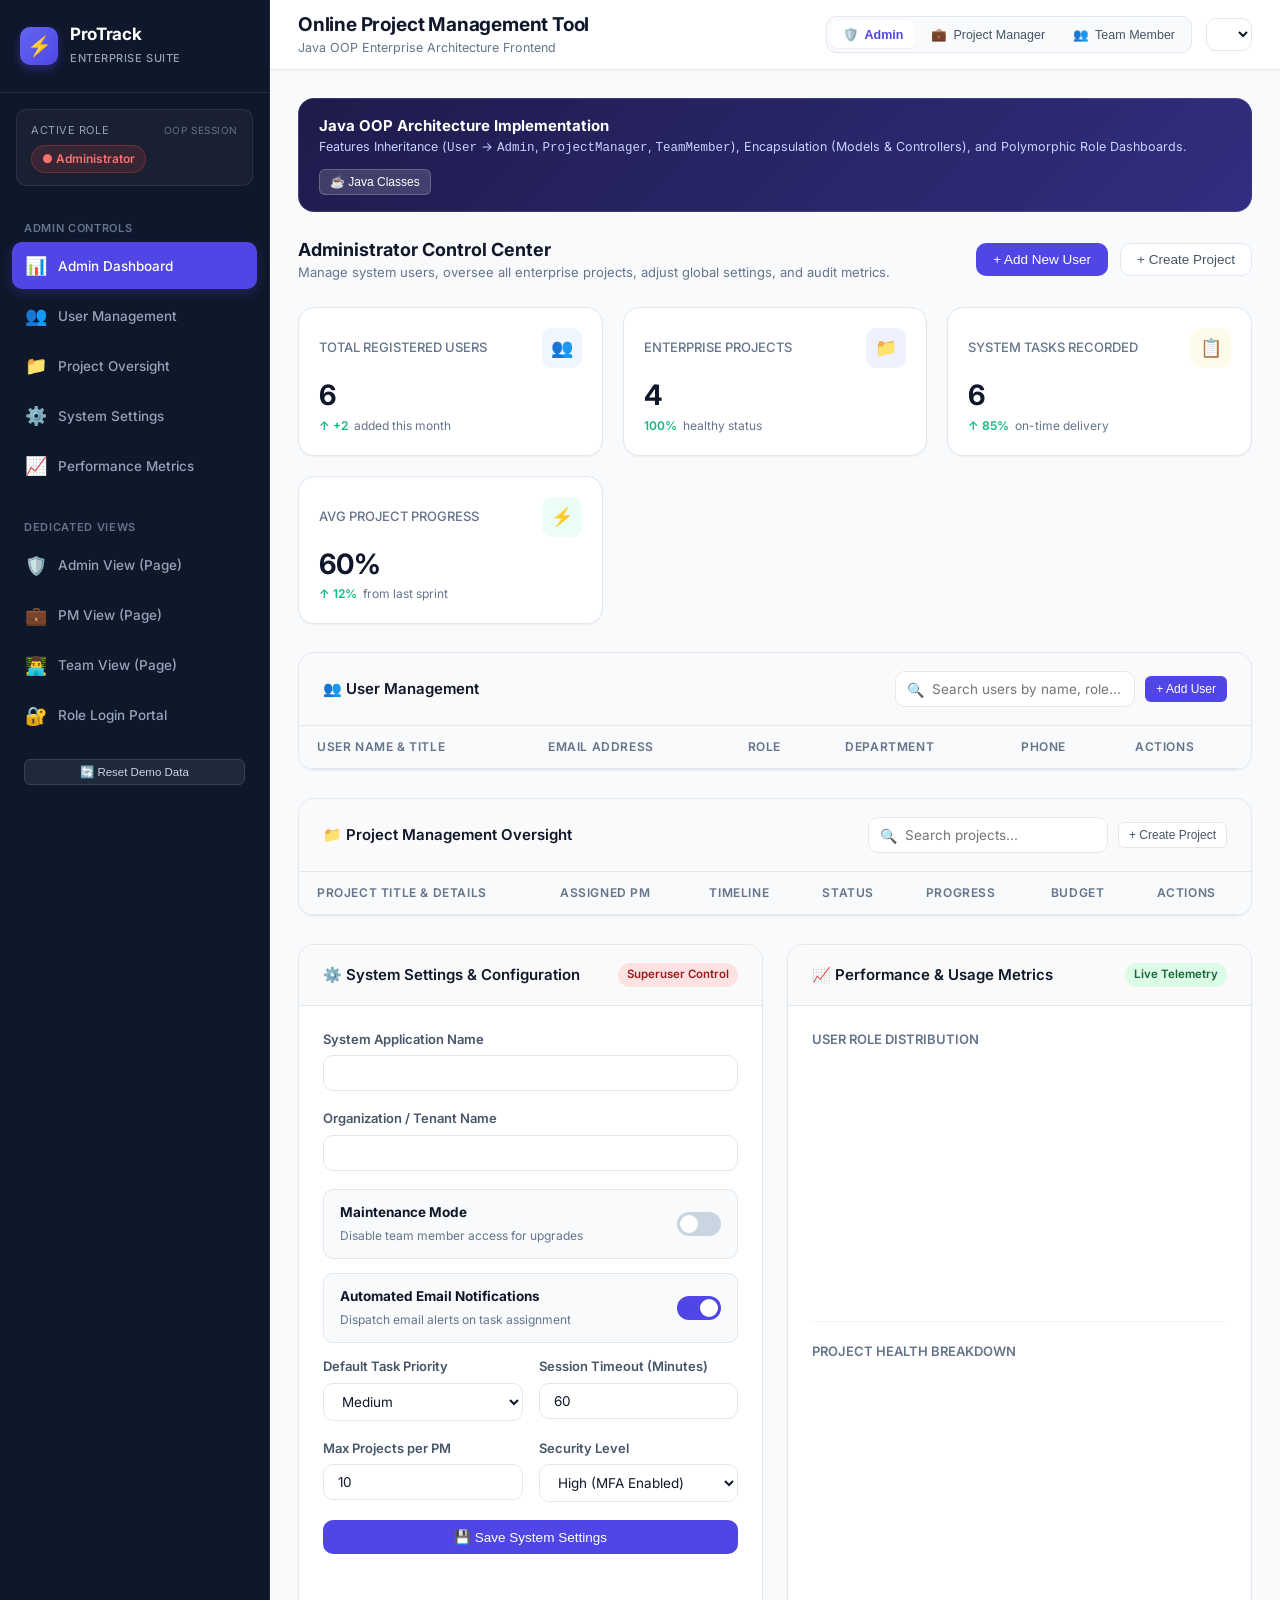
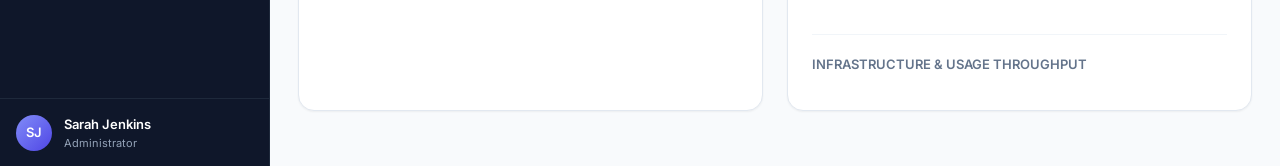
<file: index.html>
<!DOCTYPE html>
<html lang="en">
<head>
    <meta charset="UTF-8">
    <meta name="viewport" content="width=device-width, initial-scale=1.0">
    <title>ProTrack - Online Project Management Tool (Java OOP)</title>
    <link rel="stylesheet" href="css/styles.css">
    <link rel="preconnect" href="https://fonts.googleapis.com">
    <link rel="preconnect" href="https://fonts.gstatic.com" crossorigin>
    <link href="https://fonts.googleapis.com/css2?family=Inter:wght@400;500;600;700&display=swap" rel="stylesheet">
</head>
<body>

<div class="app-container">
    <!-- Sidebar Navigation -->
    <aside class="sidebar" id="appSidebar">
        <div class="sidebar-header">
            <div class="brand-icon">⚡</div>
            <div class="brand-text">
                <h1>ProTrack</h1>
                <span>Enterprise Suite</span>
            </div>
        </div>

        <!-- Active Role Badge -->
        <div class="role-badge-panel">
            <div class="role-badge-label">
                <span>Active Role</span>
                <span style="font-size: 10px; color: #64748b;">OOP Session</span>
            </div>
            <div id="sidebarRoleBadge" class="active-role-tag role-admin">
                ● Administrator
            </div>
        </div>

        <nav class="sidebar-nav">
            <!-- Navigation for Admin -->
            <div id="navAdminSection">
                <div class="nav-section-title">Admin Controls</div>
                <a href="#admin-overview" class="nav-item active" onclick="window.dashboard.activateDashboardForRole('ADMIN')">
                    <span class="nav-icon">📊</span>
                    <span>Admin Dashboard</span>
                </a>
                <a href="#admin-users" class="nav-item" onclick="window.dashboard.activateDashboardForRole('ADMIN')">
                    <span class="nav-icon">👥</span>
                    <span>User Management</span>
                </a>
                <a href="#admin-projects" class="nav-item" onclick="window.dashboard.activateDashboardForRole('ADMIN')">
                    <span class="nav-icon">📁</span>
                    <span>Project Oversight</span>
                </a>
                <a href="#admin-settings" class="nav-item" onclick="window.dashboard.activateDashboardForRole('ADMIN')">
                    <span class="nav-icon">⚙️</span>
                    <span>System Settings</span>
                </a>
                <a href="#admin-metrics" class="nav-item" onclick="window.dashboard.activateDashboardForRole('ADMIN')">
                    <span class="nav-icon">📈</span>
                    <span>Performance Metrics</span>
                </a>
            </div>

            <!-- Navigation for Project Manager -->
            <div id="navPmSection" style="display:none;">
                <div class="nav-section-title">Project Management</div>
                <a href="#pm-overview" class="nav-item active" onclick="window.dashboard.activateDashboardForRole('PROJECT_MANAGER')">
                    <span class="nav-icon">🎯</span>
                    <span>Project Overview</span>
                </a>
                <a href="#pm-tasks" class="nav-item" onclick="window.dashboard.activateDashboardForRole('PROJECT_MANAGER')">
                    <span class="nav-icon">📋</span>
                    <span>Task Management</span>
                </a>
                <a href="#pm-reports" class="nav-item" onclick="window.dashboard.activateDashboardForRole('PROJECT_MANAGER')">
                    <span class="nav-icon">📊</span>
                    <span>Progress Reports</span>
                </a>
                <a href="#pm-team" class="nav-item" onclick="window.dashboard.activateDashboardForRole('PROJECT_MANAGER')">
                    <span class="nav-icon">👥</span>
                    <span>Team Members</span>
                </a>
            </div>

            <!-- Navigation for Team Member -->
            <div id="navTeamSection" style="display:none;">
                <div class="nav-section-title">Member Workspace</div>
                <a href="#team-tasks" class="nav-item active" onclick="window.dashboard.activateDashboardForRole('TEAM_MEMBER')">
                    <span class="nav-icon">✅</span>
                    <span>My Assigned Tasks</span>
                </a>
                <a href="#team-projects" class="nav-item" onclick="window.dashboard.activateDashboardForRole('TEAM_MEMBER')">
                    <span class="nav-icon">📁</span>
                    <span>Project Details</span>
                </a>
                <a href="#team-profile" class="nav-item" onclick="window.dashboard.activateDashboardForRole('TEAM_MEMBER')">
                    <span class="nav-icon">👤</span>
                    <span>Profile Management</span>
                </a>
                <a href="#team-activity" class="nav-item" onclick="window.dashboard.activateDashboardForRole('TEAM_MEMBER')">
                    <span class="nav-icon">🔔</span>
                    <span>Activity Feed</span>
                </a>
            </div>

            <div class="nav-section-title" style="margin-top: 20px;">Dedicated Views</div>
            <a href="admin-dashboard.html" class="nav-item">
                <span class="nav-icon">🛡️</span>
                <span>Admin View (Page)</span>
            </a>
            <a href="pm-dashboard.html" class="nav-item">
                <span class="nav-icon">💼</span>
                <span>PM View (Page)</span>
            </a>
            <a href="team-dashboard.html" class="nav-item">
                <span class="nav-icon">👨‍💻</span>
                <span>Team View (Page)</span>
            </a>
            <a href="login.html" class="nav-item">
                <span class="nav-icon">🔐</span>
                <span>Role Login Portal</span>
            </a>

            <div style="padding: 16px 12px;">
                <button class="btn btn-secondary btn-sm" style="width: 100%; justify-content: center; font-size: 11.5px; color: #cbd5e1; border-color: #334155; background: #1e293b;" onclick="if(confirm('Reset sample demo data back to factory defaults?')){window.store.resetToDefault(); location.reload();}">
                    🔄 Reset Demo Data
                </button>
            </div>
        </nav>

        <!-- Sidebar User Footer -->
        <div class="sidebar-footer">
            <div class="user-avatar-sm currentUser-avatar">SJ</div>
            <div class="user-meta">
                <div class="user-meta-name currentUser-name">Sarah Jenkins</div>
                <div class="user-meta-role currentUser-role">Administrator</div>
            </div>
        </div>
    </aside>

    <!-- Main Wrapper -->
    <div class="main-wrapper">
        <!-- Top App Header -->
        <header class="top-header">
            <div class="header-left">
                <button class="mobile-menu-btn" onclick="document.getElementById('appSidebar').classList.toggle('open')">☰</button>
                <div class="page-title-box">
                    <h2>Online Project Management Tool</h2>
                    <p>Java OOP Enterprise Architecture Frontend</p>
                </div>
            </div>

            <div class="header-right">
                <!-- Role Switcher Quick Bar -->
                <div class="role-switcher-container">
                    <button class="role-switch-btn active" data-role="ADMIN" onclick="window.dashboard.switchRole('ADMIN')">
                        <span>🛡️</span>
                        <span class="role-title-text">Admin</span>
                    </button>
                    <button class="role-switch-btn" data-role="PROJECT_MANAGER" onclick="window.dashboard.switchRole('PROJECT_MANAGER')">
                        <span>💼</span>
                        <span class="role-title-text">Project Manager</span>
                    </button>
                    <button class="role-switch-btn" data-role="TEAM_MEMBER" onclick="window.dashboard.switchRole('TEAM_MEMBER')">
                        <span>👥</span>
                        <span class="role-title-text">Team Member</span>
                    </button>
                </div>

                <!-- User Persona Dropdown -->
                <select id="userQuickSelect" class="user-quick-select" onchange="window.store.switchUserById(this.value)">
                    <!-- Populated dynamically -->
                </select>
            </div>
        </header>

        <!-- Content Body -->
        <main class="content-body">

            <!-- Banner Explaining OOP Integration -->
            <div class="oop-banner">
                <div class="oop-banner-text">
                    <h4>Java OOP Architecture Implementation</h4>
                    <p>Features Inheritance (<code>User</code> &rarr; <code>Admin</code>, <code>ProjectManager</code>, <code>TeamMember</code>), Encapsulation (Models &amp; Controllers), and Polymorphic Role Dashboards.</p>
                </div>
                <div style="display:flex; gap:8px;">
                    <button class="btn btn-sm btn-secondary" style="background:rgba(255,255,255,0.15); color:white; border-color:rgba(255,255,255,0.2);" onclick="window.ui.showToast('Java OOP Class models available under java-oop-reference/ folder.', 'info', 'OOP Reference')">
                        ☕ Java Classes
                    </button>
                </div>
            </div>

            <!-- ===============================================================
                 VIEW 1: ADMIN DASHBOARD
                 =============================================================== -->
            <section id="view-admin" class="dashboard-view active">
                <div class="section-header">
                    <div class="section-title">
                        <h3>Administrator Control Center</h3>
                        <p>Manage system users, oversee all enterprise projects, adjust global settings, and audit metrics.</p>
                    </div>
                    <div class="action-toolbar">
                        <button class="btn btn-primary" onclick="window.dashboard.openAddUserModal()">
                            + Add New User
                        </button>
                        <button class="btn btn-secondary" onclick="window.dashboard.openAddProjectModal()">
                            + Create Project
                        </button>
                    </div>
                </div>

                <!-- Metrics Grid -->
                <div class="metrics-grid">
                    <div class="metric-card">
                        <div class="metric-header">
                            <span class="metric-title">TOTAL REGISTERED USERS</span>
                            <div class="metric-icon icon-blue">👥</div>
                        </div>
                        <div class="metric-value" id="adminStatUsers">6</div>
                        <div class="metric-footer">
                            <span class="metric-trend trend-up">↑ +2</span>
                            <span>added this month</span>
                        </div>
                    </div>

                    <div class="metric-card">
                        <div class="metric-header">
                            <span class="metric-title">ENTERPRISE PROJECTS</span>
                            <div class="metric-icon icon-purple">📁</div>
                        </div>
                        <div class="metric-value" id="adminStatProjects">4</div>
                        <div class="metric-footer">
                            <span class="metric-trend trend-up">100%</span>
                            <span>healthy status</span>
                        </div>
                    </div>

                    <div class="metric-card">
                        <div class="metric-header">
                            <span class="metric-title">SYSTEM TASKS RECORDED</span>
                            <div class="metric-icon icon-amber">📋</div>
                        </div>
                        <div class="metric-value" id="adminStatTasks">6</div>
                        <div class="metric-footer">
                            <span class="metric-trend trend-up">↑ 85%</span>
                            <span>on-time delivery</span>
                        </div>
                    </div>

                    <div class="metric-card">
                        <div class="metric-header">
                            <span class="metric-title">AVG PROJECT PROGRESS</span>
                            <div class="metric-icon icon-emerald">⚡</div>
                        </div>
                        <div class="metric-value" id="adminStatProgress">60%</div>
                        <div class="metric-footer">
                            <span class="metric-trend trend-up">↑ 12%</span>
                            <span>from last sprint</span>
                        </div>
                    </div>
                </div>

                <!-- User Management Panel -->
                <div class="card-panel" id="admin-users">
                    <div class="card-panel-header">
                        <h4>👥 User Management</h4>
                        <div style="display:flex; gap:10px; align-items:center;">
                            <div class="search-input-box" style="width:240px;">
                                <span class="search-input-icon">🔍</span>
                                <input type="text" class="form-control" placeholder="Search users by name, role..." oninput="window.dashboard.renderAdminUsersTable(this.value)">
                            </div>
                            <button class="btn btn-primary btn-sm" onclick="window.dashboard.openAddUserModal()">+ Add User</button>
                        </div>
                    </div>
                    <div class="table-responsive">
                        <table class="data-table">
                            <thead>
                                <tr>
                                    <th>User Name &amp; Title</th>
                                    <th>Email Address</th>
                                    <th>Role</th>
                                    <th>Department</th>
                                    <th>Phone</th>
                                    <th>Actions</th>
                                </tr>
                            </thead>
                            <tbody id="adminUsersTableBody">
                                <!-- Populated dynamically -->
                            </tbody>
                        </table>
                    </div>
                </div>

                <!-- Project Management Panel -->
                <div class="card-panel" id="admin-projects">
                    <div class="card-panel-header">
                        <h4>📁 Project Management Oversight</h4>
                        <div style="display:flex; gap:10px; align-items:center;">
                            <div class="search-input-box" style="width:240px;">
                                <span class="search-input-icon">🔍</span>
                                <input type="text" class="form-control" placeholder="Search projects..." oninput="window.dashboard.renderAdminProjectsTable(this.value)">
                            </div>
                            <button class="btn btn-secondary btn-sm" onclick="window.dashboard.openAddProjectModal()">+ Create Project</button>
                        </div>
                    </div>
                    <div class="table-responsive">
                        <table class="data-table">
                            <thead>
                                <tr>
                                    <th>Project Title &amp; Details</th>
                                    <th>Assigned PM</th>
                                    <th>Timeline</th>
                                    <th>Status</th>
                                    <th>Progress</th>
                                    <th>Budget</th>
                                    <th>Actions</th>
                                </tr>
                            </thead>
                            <tbody id="adminProjectsTableBody">
                                <!-- Populated dynamically -->
                            </tbody>
                        </table>
                    </div>
                </div>

                <!-- 2-Column: System Settings & Performance Metrics -->
                <div class="grid-2-col" id="admin-settings">
                    <!-- System Settings Panel -->
                    <div class="card-panel">
                        <div class="card-panel-header">
                            <h4>⚙️ System Settings &amp; Configuration</h4>
                            <span class="badge badge-admin">Superuser Control</span>
                        </div>
                        <div class="card-panel-body">
                            <form id="adminSettingsForm" onsubmit="window.dashboard.handleSettingsFormSubmit(event)">
                                <div class="form-group">
                                    <label>System Application Name</label>
                                    <input type="text" class="form-control" name="systemName" required>
                                </div>
                                <div class="form-group">
                                    <label>Organization / Tenant Name</label>
                                    <input type="text" class="form-control" name="organizationName" required>
                                </div>

                                <div class="form-switch">
                                    <div class="form-switch-label">
                                        <strong>Maintenance Mode</strong>
                                        <span>Disable team member access for upgrades</span>
                                    </div>
                                    <label class="switch">
                                        <input type="checkbox" name="maintenanceMode">
                                        <span class="slider"></span>
                                    </label>
                                </div>

                                <div class="form-switch">
                                    <div class="form-switch-label">
                                        <strong>Automated Email Notifications</strong>
                                        <span>Dispatch email alerts on task assignment</span>
                                    </div>
                                    <label class="switch">
                                        <input type="checkbox" name="emailNotifications" checked>
                                        <span class="slider"></span>
                                    </label>
                                </div>

                                <div class="form-row">
                                    <div class="form-group">
                                        <label>Default Task Priority</label>
                                        <select class="form-control" name="defaultTaskPriority">
                                            <option value="Low">Low</option>
                                            <option value="Medium" selected>Medium</option>
                                            <option value="High">High</option>
                                            <option value="Urgent">Urgent</option>
                                        </select>
                                    </div>
                                    <div class="form-group">
                                        <label>Session Timeout (Minutes)</label>
                                        <input type="number" class="form-control" name="sessionTimeout" min="15" max="240" value="60">
                                    </div>
                                </div>

                                <div class="form-row">
                                    <div class="form-group">
                                        <label>Max Projects per PM</label>
                                        <input type="number" class="form-control" name="maxProjectsPerManager" min="1" max="50" value="10">
                                    </div>
                                    <div class="form-group">
                                        <label>Security Level</label>
                                        <select class="form-control" name="securityLevel">
                                            <option value="Standard">Standard</option>
                                            <option value="High (MFA Enabled)" selected>High (MFA Enabled)</option>
                                            <option value="Maximum Enterprise">Maximum Enterprise</option>
                                        </select>
                                    </div>
                                </div>

                                <button type="submit" class="btn btn-primary" style="width: 100%; justify-content: center;">
                                    💾 Save System Settings
                                </button>
                            </form>
                        </div>
                    </div>

                    <!-- Performance Metrics Panel -->
                    <div class="card-panel" id="admin-metrics">
                        <div class="card-panel-header">
                            <h4>📈 Performance &amp; Usage Metrics</h4>
                            <span class="badge badge-completed">Live Telemetry</span>
                        </div>
                        <div class="card-panel-body">
                            <h5 style="font-size:13px; font-weight:600; color:var(--text-muted); text-transform:uppercase; margin-bottom:12px;">User Role Distribution</h5>
                            <div class="chart-container" id="adminUserRoleChart"></div>

                            <hr style="border:none; border-top:1px solid var(--border-light); margin:20px 0;">

                            <h5 style="font-size:13px; font-weight:600; color:var(--text-muted); text-transform:uppercase; margin-bottom:12px;">Project Health Breakdown</h5>
                            <div class="chart-container" id="adminProjectStatusChart"></div>

                            <hr style="border:none; border-top:1px solid var(--border-light); margin:20px 0;">

                            <h5 style="font-size:13px; font-weight:600; color:var(--text-muted); text-transform:uppercase; margin-bottom:12px;">Infrastructure &amp; Usage Throughput</h5>
                            <div id="adminMetricsBarChart"></div>
                        </div>
                    </div>
                </div>
            </section>

            <!-- ===============================================================
                 VIEW 2: PROJECT MANAGER DASHBOARD
                 =============================================================== -->
            <section id="view-pm" class="dashboard-view">
                <div class="section-header">
                    <div class="section-title">
                        <h3>Project Manager Dashboard</h3>
                        <p>Track project timelines, assign and update team tasks, monitor completion rates, and balance workload.</p>
                    </div>
                    <div class="action-toolbar">
                        <button class="btn btn-primary" onclick="window.dashboard.openAddTaskModal()">
                            + Assign New Task
                        </button>
                        <button class="btn btn-secondary" onclick="window.dashboard.openAddProjectModal()">
                            + Create Project
                        </button>
                    </div>
                </div>

                <!-- Metrics Grid -->
                <div class="metrics-grid">
                    <div class="metric-card">
                        <div class="metric-header">
                            <span class="metric-title">MANAGED PROJECTS</span>
                            <div class="metric-icon icon-blue">🎯</div>
                        </div>
                        <div class="metric-value" id="pmStatProjects">4</div>
                        <div class="metric-footer">
                            <span class="metric-trend trend-up">Active</span>
                            <span>in current cycle</span>
                        </div>
                    </div>

                    <div class="metric-card">
                        <div class="metric-header">
                            <span class="metric-title">ASSIGNED TASKS</span>
                            <div class="metric-icon icon-purple">📋</div>
                        </div>
                        <div class="metric-value" id="pmStatTasks">6</div>
                        <div class="metric-footer">
                            <span class="metric-trend trend-up">3 in progress</span>
                            <span>across teams</span>
                        </div>
                    </div>

                    <div class="metric-card">
                        <div class="metric-header">
                            <span class="metric-title">TASK COMPLETION RATE</span>
                            <div class="metric-icon icon-emerald">🏆</div>
                        </div>
                        <div class="metric-value" id="pmStatRate">75%</div>
                        <div class="metric-footer">
                            <span class="metric-trend trend-up">↑ +8%</span>
                            <span>velocity improvement</span>
                        </div>
                    </div>

                    <div class="metric-card">
                        <div class="metric-header">
                            <span class="metric-title">ACTIVE TEAM MEMBERS</span>
                            <div class="metric-icon icon-amber">👥</div>
                        </div>
                        <div class="metric-value" id="pmStatTeam">3</div>
                        <div class="metric-footer">
                            <span class="metric-trend trend-up">100%</span>
                            <span>allocation capacity</span>
                        </div>
                    </div>
                </div>

                <!-- Project Overview Cards -->
                <div class="card-panel" id="pm-overview">
                    <div class="card-panel-header">
                        <h4>🎯 Project Overview &amp; Status</h4>
                        <button class="btn btn-primary btn-sm" onclick="window.dashboard.openAddProjectModal()">+ Create Project</button>
                    </div>
                    <div class="card-panel-body">
                        <div class="metrics-grid" id="pmProjectsGrid" style="margin-bottom:0;">
                            <!-- Populated dynamically -->
                        </div>
                    </div>
                </div>

                <!-- Task Management Section -->
                <div class="card-panel" id="pm-tasks">
                    <div class="card-panel-header">
                        <h4>📋 Task Management &amp; Assignments</h4>
                        <div style="display:flex; gap:8px;">
                            <button class="btn btn-secondary btn-sm" onclick="window.dashboard.renderPmTasksTable('all')">All</button>
                            <button class="btn btn-secondary btn-sm" onclick="window.dashboard.renderPmTasksTable('In Progress')">In Progress</button>
                            <button class="btn btn-secondary btn-sm" onclick="window.dashboard.renderPmTasksTable('Pending')">Pending</button>
                            <button class="btn btn-secondary btn-sm" onclick="window.dashboard.renderPmTasksTable('Completed')">Completed</button>
                            <button class="btn btn-primary btn-sm" onclick="window.dashboard.openAddTaskModal()">+ Assign Task</button>
                        </div>
                    </div>
                    <div class="table-responsive">
                        <table class="data-table">
                            <thead>
                                <tr>
                                    <th>Task Title &amp; Project</th>
                                    <th>Assignee</th>
                                    <th>Priority</th>
                                    <th>Status</th>
                                    <th>Due Date</th>
                                    <th>Progress</th>
                                    <th>Actions</th>
                                </tr>
                            </thead>
                            <tbody id="pmTasksTableBody">
                                <!-- Populated dynamically -->
                            </tbody>
                        </table>
                    </div>
                </div>

                <!-- 2-Column: Progress Reports & Team Member Overview -->
                <div class="grid-2-col" id="pm-reports">
                    <!-- Progress Reports Panel -->
                    <div class="card-panel">
                        <div class="card-panel-header">
                            <h4>📊 Progress Reports &amp; Visualizations</h4>
                            <span class="badge badge-in-progress">Real-Time Data</span>
                        </div>
                        <div class="card-panel-body">
                            <h5 style="font-size:13px; font-weight:600; color:var(--text-muted); text-transform:uppercase; margin-bottom:12px;">Task Status Distribution</h5>
                            <div class="chart-container" id="pmTaskDistributionChart"></div>

                            <hr style="border:none; border-top:1px solid var(--border-light); margin:20px 0;">

                            <h5 style="font-size:13px; font-weight:600; color:var(--text-muted); text-transform:uppercase; margin-bottom:12px;">Project Completion Benchmarks</h5>
                            <div id="pmProjectProgressBarChart"></div>
                        </div>
                    </div>

                    <!-- Team Member Overview -->
                    <div class="card-panel" id="pm-team">
                        <div class="card-panel-header">
                            <h4>👥 Team Member Overview &amp; Metrics</h4>
                            <span class="badge badge-team">Workload Tracking</span>
                        </div>
                        <div class="card-panel-body">
                            <div class="member-card-grid" id="pmTeamGrid">
                                <!-- Populated dynamically -->
                            </div>
                        </div>
                    </div>
                </div>
            </section>

            <!-- ===============================================================
                 VIEW 3: TEAM MEMBER DASHBOARD
                 =============================================================== -->
            <section id="view-team" class="dashboard-view">
                <div class="section-header">
                    <div class="section-title">
                        <h3>Team Member Workspace</h3>
                        <p>Track your assigned tasks, update completion status and logged hours, view project deadlines, and manage profile.</p>
                    </div>
                    <div class="action-toolbar">
                        <button class="btn btn-secondary" onclick="window.dashboard.openProjectDetailModal(1)">
                            📁 View Project Details
                        </button>
                    </div>
                </div>

                <!-- Metrics Grid -->
                <div class="metrics-grid">
                    <div class="metric-card">
                        <div class="metric-header">
                            <span class="metric-title">MY ASSIGNED TASKS</span>
                            <div class="metric-icon icon-blue">📋</div>
                        </div>
                        <div class="metric-value" id="teamStatAssigned">2</div>
                        <div class="metric-footer">
                            <span class="metric-trend trend-up">Current sprint</span>
                        </div>
                    </div>

                    <div class="metric-card">
                        <div class="metric-header">
                            <span class="metric-title">IN PROGRESS</span>
                            <div class="metric-icon icon-purple">⚡</div>
                        </div>
                        <div class="metric-value" id="teamStatInProgress">1</div>
                        <div class="metric-footer">
                            <span class="metric-trend trend-up">Actively working</span>
                        </div>
                    </div>

                    <div class="metric-card">
                        <div class="metric-header">
                            <span class="metric-title">COMPLETED TASKS</span>
                            <div class="metric-icon icon-emerald">✅</div>
                        </div>
                        <div class="metric-value" id="teamStatCompleted">1</div>
                        <div class="metric-footer">
                            <span class="metric-trend trend-up">Verified</span>
                        </div>
                    </div>

                    <div class="metric-card">
                        <div class="metric-header">
                            <span class="metric-title">TOTAL LOGGED HOURS</span>
                            <div class="metric-icon icon-amber">⏱️</div>
                        </div>
                        <div class="metric-value" id="teamStatHours">24h</div>
                        <div class="metric-footer">
                            <span class="metric-trend trend-up">Productive</span>
                        </div>
                    </div>
                </div>

                <!-- Assigned Tasks Table -->
                <div class="card-panel" id="team-tasks">
                    <div class="card-panel-header">
                        <h4>✅ My Task List &amp; Status Tracking</h4>
                        <div style="display:flex; gap:8px;">
                            <button class="btn btn-secondary btn-sm" onclick="window.dashboard.renderTeamTasksTable(window.store.getCurrentUser(), 'all')">All</button>
                            <button class="btn btn-secondary btn-sm" onclick="window.dashboard.renderTeamTasksTable(window.store.getCurrentUser(), 'In Progress')">In Progress</button>
                            <button class="btn btn-secondary btn-sm" onclick="window.dashboard.renderTeamTasksTable(window.store.getCurrentUser(), 'Pending')">Pending</button>
                            <button class="btn btn-secondary btn-sm" onclick="window.dashboard.renderTeamTasksTable(window.store.getCurrentUser(), 'Completed')">Completed</button>
                        </div>
                    </div>
                    <div class="table-responsive">
                        <table class="data-table">
                            <thead>
                                <tr>
                                    <th>Task Title &amp; Description</th>
                                    <th>Project</th>
                                    <th>Priority</th>
                                    <th>Status</th>
                                    <th>Deadline</th>
                                    <th>Progress</th>
                                    <th>Action</th>
                                </tr>
                            </thead>
                            <tbody id="teamTasksTableBody">
                                <!-- Populated dynamically -->
                            </tbody>
                        </table>
                    </div>
                </div>

                <!-- Projects Involved In -->
                <div class="card-panel" id="team-projects">
                    <div class="card-panel-header">
                        <h4>📁 Project Details &amp; Deadlines</h4>
                        <span class="badge badge-in-progress">Associated Projects</span>
                    </div>
                    <div class="card-panel-body">
                        <div class="metrics-grid" id="teamProjectsList" style="margin-bottom:0;">
                            <!-- Populated dynamically -->
                        </div>
                    </div>
                </div>

                <!-- 2-Column: Profile Management & Activity Feed -->
                <div class="grid-2-col">
                    <!-- Profile Management -->
                    <div class="card-panel" id="team-profile">
                        <div class="card-panel-header">
                            <h4>👤 Profile Management</h4>
                            <span class="badge badge-team">Personal Settings</span>
                        </div>
                        <div class="card-panel-body">
                            <div class="profile-card">
                                <div class="profile-avatar-lg" id="profileAvatarDisplay">DK</div>
                                <div class="profile-card-details">
                                    <h3 id="profileHeaderName">David Kim</h3>
                                    <p id="profileHeaderRole">Lead Java Software Engineer</p>
                                    <span class="badge badge-in-progress" style="margin-top:6px;">Active Account</span>
                                </div>
                            </div>

                            <form id="profileForm" onsubmit="window.dashboard.handleProfileFormSubmit(event)">
                                <div class="form-row">
                                    <div class="form-group">
                                        <label>Full Name</label>
                                        <input type="text" class="form-control" name="profileName" required>
                                    </div>
                                    <div class="form-group">
                                        <label>Email Address</label>
                                        <input type="email" class="form-control" name="profileEmail" required>
                                    </div>
                                </div>

                                <div class="form-row">
                                    <div class="form-group">
                                        <label>New Password (Optional)</label>
                                        <input type="password" class="form-control" name="profilePassword" placeholder="••••••••">
                                        <span class="form-hint">Leave blank to keep current password</span>
                                    </div>
                                    <div class="form-group">
                                        <label>Contact Phone</label>
                                        <input type="tel" class="form-control" name="profilePhone">
                                    </div>
                                </div>

                                <div class="form-row">
                                    <div class="form-group">
                                        <label>Department</label>
                                        <input type="text" class="form-control" name="profileDepartment">
                                    </div>
                                    <div class="form-group">
                                        <label>Job Title / Role</label>
                                        <input type="text" class="form-control" name="profileTitle">
                                    </div>
                                </div>

                                <div class="form-group">
                                    <label>Professional Bio</label>
                                    <textarea class="form-control" name="profileBio" rows="3"></textarea>
                                </div>

                                <button type="submit" class="btn btn-primary" style="width: 100%; justify-content: center;">
                                    💾 Save Profile Changes
                                </button>
                            </form>
                        </div>
                    </div>

                    <!-- Activity Feed & Notifications -->
                    <div class="card-panel" id="team-activity">
                        <div class="card-panel-header">
                            <h4>🔔 Activity Feed &amp; Notifications</h4>
                            <span class="badge badge-in-progress">Live Updates</span>
                        </div>
                        <div class="card-panel-body activity-feed-container">
                            <!-- Populated dynamically -->
                        </div>
                    </div>
                </div>
            </section>
        </main>
    </div>
</div>

<!-- =======================================================================
     MODALS
     ======================================================================= -->

<!-- 1. User Modal (Add / Edit) -->
<div class="modal-overlay" id="userModal">
    <div class="modal-dialog">
        <div class="modal-header">
            <h4 id="userModalTitle">Add New User Account</h4>
            <button class="modal-close-btn" onclick="window.ui.closeModal('userModal')">&times;</button>
        </div>
        <form id="userForm" onsubmit="window.dashboard.handleUserFormSubmit(event)">
            <input type="hidden" name="userId">
            <div class="modal-body">
                <div class="form-group">
                    <label>Full Name *</label>
                    <input type="text" class="form-control" name="name" required placeholder="e.g. John Doe">
                </div>
                <div class="form-group">
                    <label>Email Address *</label>
                    <input type="email" class="form-control" name="email" required placeholder="name@protrack.io">
                </div>
                <div class="form-row">
                    <div class="form-group">
                        <label>User Role *</label>
                        <select class="form-control" name="role" required>
                            <option value="ADMIN">Admin</option>
                            <option value="PROJECT_MANAGER">Project Manager</option>
                            <option value="TEAM_MEMBER" selected>Team Member</option>
                        </select>
                    </div>
                    <div class="form-group">
                        <label>Department</label>
                        <input type="text" class="form-control" name="department" placeholder="e.g. Engineering">
                    </div>
                </div>
                <div class="form-row">
                    <div class="form-group">
                        <label>Professional Title</label>
                        <input type="text" class="form-control" name="title" placeholder="e.g. Senior Java Dev">
                    </div>
                    <div class="form-group">
                        <label>Phone Number</label>
                        <input type="tel" class="form-control" name="phone" placeholder="+1 (555) 000-0000">
                    </div>
                </div>
            </div>
            <div class="modal-footer">
                <button type="button" class="btn btn-secondary" onclick="window.ui.closeModal('userModal')">Cancel</button>
                <button type="submit" class="btn btn-primary">Save User Account</button>
            </div>
        </form>
    </div>
</div>

<!-- 2. Project Modal (Create / Edit) -->
<div class="modal-overlay" id="projectModal">
    <div class="modal-dialog">
        <div class="modal-header">
            <h4 id="projectModalTitle">Create New Project</h4>
            <button class="modal-close-btn" onclick="window.ui.closeModal('projectModal')">&times;</button>
        </div>
        <form id="projectForm" onsubmit="window.dashboard.handleProjectFormSubmit(event)">
            <input type="hidden" name="projectId">
            <div class="modal-body">
                <div class="form-group">
                    <label>Project Title *</label>
                    <input type="text" class="form-control" name="title" required placeholder="e.g. Cloud Banking Modernization">
                </div>
                <div class="form-group">
                    <label>Description *</label>
                    <textarea class="form-control" name="description" required placeholder="Provide project scope and objectives..."></textarea>
                </div>
                <div class="form-row">
                    <div class="form-group">
                        <label>Start Date *</label>
                        <input type="date" class="form-control" name="startDate" required>
                    </div>
                    <div class="form-group">
                        <label>Target Delivery Date *</label>
                        <input type="date" class="form-control" name="endDate" required>
                    </div>
                </div>
                <div class="form-row">
                    <div class="form-group">
                        <label>Status</label>
                        <select class="form-control" name="status">
                            <option value="Planning">Planning</option>
                            <option value="In Progress" selected>In Progress</option>
                            <option value="Completed">Completed</option>
                        </select>
                    </div>
                    <div class="form-group">
                        <label>Priority</label>
                        <select class="form-control" name="priority">
                            <option value="Low">Low</option>
                            <option value="Medium" selected>Medium</option>
                            <option value="High">High</option>
                            <option value="Urgent">Urgent</option>
                        </select>
                    </div>
                </div>
                <div class="form-row">
                    <div class="form-group">
                        <label>Assigned Project Manager *</label>
                        <select class="form-control" name="managerId" id="projectManagerSelect" required>
                            <option value="2" selected>Alex Rivera (Engineering Delivery)</option>
                            <option value="3">Elena Rostova (Product Innovation)</option>
                            <option value="1">Sarah Jenkins (IT Administration)</option>
                        </select>
                    </div>
                    <div class="form-group">
                        <label>Allocated Budget</label>
                        <input type="text" class="form-control" name="budget" placeholder="$150,000">
                    </div>
                </div>
            </div>
            <div class="modal-footer">
                <button type="button" class="btn btn-secondary" onclick="window.ui.closeModal('projectModal')">Cancel</button>
                <button type="submit" class="btn btn-primary">Save Project</button>
            </div>
        </form>
    </div>
</div>

<!-- 3. Task Modal (Assign / Edit) -->
<div class="modal-overlay" id="taskModal">
    <div class="modal-dialog">
        <div class="modal-header">
            <h4 id="taskModalTitle">Assign New Task</h4>
            <button class="modal-close-btn" onclick="window.ui.closeModal('taskModal')">&times;</button>
        </div>
        <form id="taskForm" onsubmit="window.dashboard.handleTaskFormSubmit(event)">
            <input type="hidden" name="taskId">
            <div class="modal-body">
                <div class="form-group">
                    <label>Task Title *</label>
                    <input type="text" class="form-control" name="title" required placeholder="e.g. Implement OAuth2 JWT Auth Filter">
                </div>
                <div class="form-group">
                    <label>Task Scope / Description</label>
                    <textarea class="form-control" name="description" placeholder="Requirements, deliverables, and acceptance criteria..."></textarea>
                </div>
                <div class="form-row">
                    <div class="form-group">
                        <label>Associated Project *</label>
                        <select class="form-control" name="projectId" id="taskProjectSelect" required>
                            <option value="1" selected>Enterprise Banking Portal</option>
                            <option value="2">Healthcare Telemed App</option>
                            <option value="3">AI Analytics & Anomaly Engine</option>
                            <option value="4">Supply Chain IoT Gateway</option>
                        </select>
                    </div>
                    <div class="form-group">
                        <label>Assignee (Team Member) *</label>
                        <select class="form-control" name="assigneeId" id="taskAssigneeSelect" required>
                            <option value="4" selected>David Kim (Backend Engineering)</option>
                            <option value="5">Maya Patel (Frontend Engineering)</option>
                            <option value="6">Liam O'Connor (Quality Assurance)</option>
                        </select>
                    </div>
                </div>
                <div class="form-row">
                    <div class="form-group">
                        <label>Priority</label>
                        <select class="form-control" name="priority">
                            <option value="Low">Low</option>
                            <option value="Medium" selected>Medium</option>
                            <option value="High">High</option>
                            <option value="Urgent">Urgent</option>
                        </select>
                    </div>
                    <div class="form-group">
                        <label>Status</label>
                        <select class="form-control" name="status">
                            <option value="Pending" selected>Pending</option>
                            <option value="In Progress">In Progress</option>
                            <option value="Completed">Completed</option>
                        </select>
                    </div>
                </div>
                <div class="form-row">
                    <div class="form-group">
                        <label>Due Date *</label>
                        <input type="date" class="form-control" name="dueDate" required>
                    </div>
                    <div class="form-group">
                        <label>Estimated Hours</label>
                        <input type="number" class="form-control" name="estimatedHours" value="20" min="1">
                    </div>
                </div>
                <div class="form-row">
                    <div class="form-group">
                        <label>Progress Percentage (0 - 100%)</label>
                        <input type="number" class="form-control" name="progress" min="0" max="100" value="0">
                    </div>
                    <div class="form-group">
                        <label>Logged Hours</label>
                        <input type="number" class="form-control" name="loggedHours" value="0" min="0">
                    </div>
                </div>
            </div>
            <div class="modal-footer">
                <button type="button" class="btn btn-secondary" onclick="window.ui.closeModal('taskModal')">Cancel</button>
                <button type="submit" class="btn btn-primary">Confirm Task Assignment</button>
            </div>
        </form>
    </div>
</div>

<!-- 4. Team Member Task Status Update Modal -->
<div class="modal-overlay" id="statusUpdateModal">
    <div class="modal-dialog">
        <div class="modal-header">
            <h4>Update Task Status</h4>
            <button class="modal-close-btn" onclick="window.ui.closeModal('statusUpdateModal')">&times;</button>
        </div>
        <form id="statusUpdateForm" onsubmit="window.dashboard.handleStatusUpdateSubmit(event)">
            <input type="hidden" name="taskId">
            <div class="modal-body">
                <div style="background:#f8fafc; padding:14px; border-radius:var(--radius-md); margin-bottom:18px; border:1px solid var(--border-color);">
                    <div style="font-size:11px; text-transform:uppercase; color:var(--text-muted); font-weight:600;">Selected Task</div>
                    <strong style="font-size:15px; color:var(--text-primary);" id="statusTaskTitle">Task Title</strong>
                    <div style="font-size:12px; color:var(--text-secondary); margin-top:4px;" id="statusProjectName">Project Name</div>
                </div>

                <div class="form-group">
                    <label>Current Status *</label>
                    <select class="form-control" name="taskStatus" required>
                        <option value="Pending">Pending</option>
                        <option value="In Progress">In Progress</option>
                        <option value="Completed">Completed</option>
                    </select>
                </div>

                <div class="form-group">
                    <div style="display:flex; justify-content:space-between; margin-bottom:6px;">
                        <label style="margin-bottom:0;">Completion Progress</label>
                        <span id="progressOutputVal" style="font-weight:700; color:var(--primary);">50%</span>
                    </div>
                    <input type="range" class="form-control" name="taskProgress" min="0" max="100" step="5" value="50" oninput="document.getElementById('progressOutputVal').textContent = this.value + '%'" style="padding:4px;">
                </div>

                <div class="form-group">
                    <label>Hours Logged</label>
                    <input type="number" class="form-control" name="loggedHours" min="0" step="0.5" value="0">
                </div>

                <div class="form-group">
                    <label>Work Log / Progress Notes</label>
                    <textarea class="form-control" name="updateNotes" placeholder="Describe the updates, PR link, or roadblocks..."></textarea>
                </div>
            </div>
            <div class="modal-footer">
                <button type="button" class="btn btn-secondary" onclick="window.ui.closeModal('statusUpdateModal')">Cancel</button>
                <button type="submit" class="btn btn-primary">Update Status</button>
            </div>
        </form>
    </div>
</div>

<!-- 5. Project Detail Modal -->
<div class="modal-overlay" id="projectDetailModal">
    <div class="modal-dialog" style="max-width: 650px;">
        <div class="modal-header">
            <h4 id="detailProjectTitle">Project Details</h4>
            <button class="modal-close-btn" onclick="window.ui.closeModal('projectDetailModal')">&times;</button>
        </div>
        <div class="modal-body">
            <div style="display:flex; justify-content:space-between; align-items:center; margin-bottom:14px;">
                <span id="detailProjectStatusBadge"><span class="badge badge-in-progress">In Progress</span></span>
                <span style="font-size:13px; color:var(--text-muted);">Allocated Budget: <strong style="color:var(--text-primary);" id="detailProjectBudget">$180,000</strong></span>
            </div>

            <p id="detailProjectDescription" style="font-size:14px; color:var(--text-secondary); line-height:1.6; margin-bottom:18px;">
                Detailed project description will appear here.
            </p>

            <div style="background:#f8fafc; padding:16px; border-radius:var(--radius-md); border:1px solid var(--border-color); margin-bottom:20px;">
                <div class="form-row">
                    <div>
                        <span style="font-size:11px; text-transform:uppercase; color:var(--text-muted); font-weight:600; display:block;">Timeline</span>
                        <strong style="font-size:13px; color:var(--text-primary);" id="detailProjectTimeline">Aug 01, 2026 to Dec 15, 2026</strong>
                    </div>
                    <div>
                        <span style="font-size:11px; text-transform:uppercase; color:var(--text-muted); font-weight:600; display:block;">Project Manager</span>
                        <strong style="font-size:13px; color:var(--text-primary);" id="detailProjectManager">Alex Rivera</strong>
                    </div>
                </div>

                <div style="margin-top:14px;">
                    <div style="display:flex; justify-content:space-between; font-size:12px; margin-bottom:4px;">
                        <span style="font-weight:600; color:var(--text-secondary);">Overall Completion</span>
                        <strong style="color:var(--primary);" id="detailProjectProgressVal">68%</strong>
                    </div>
                    <div class="progress-track" style="height:8px;">
                        <div class="progress-fill" id="detailProjectProgressBar" style="width: 68%;"></div>
                    </div>
                </div>
            </div>

            <h5 style="font-size:13px; font-weight:700; color:var(--text-primary); text-transform:uppercase; letter-spacing:0.04em; margin-bottom:10px;">
                Assigned Project Tasks
            </h5>
            <ul id="detailProjectTaskList" style="list-style:none;">
                <!-- Populated dynamically -->
            </ul>
        </div>
        <div class="modal-footer">
            <button type="button" class="btn btn-secondary" onclick="window.ui.closeModal('projectDetailModal')">Close</button>
        </div>
    </div>
</div>

<!-- Scripts -->
<script src="js/store.js"></script>
<script src="js/ui.js"></script>
<script src="js/dashboards.js"></script>
</body>
</html>
</file>
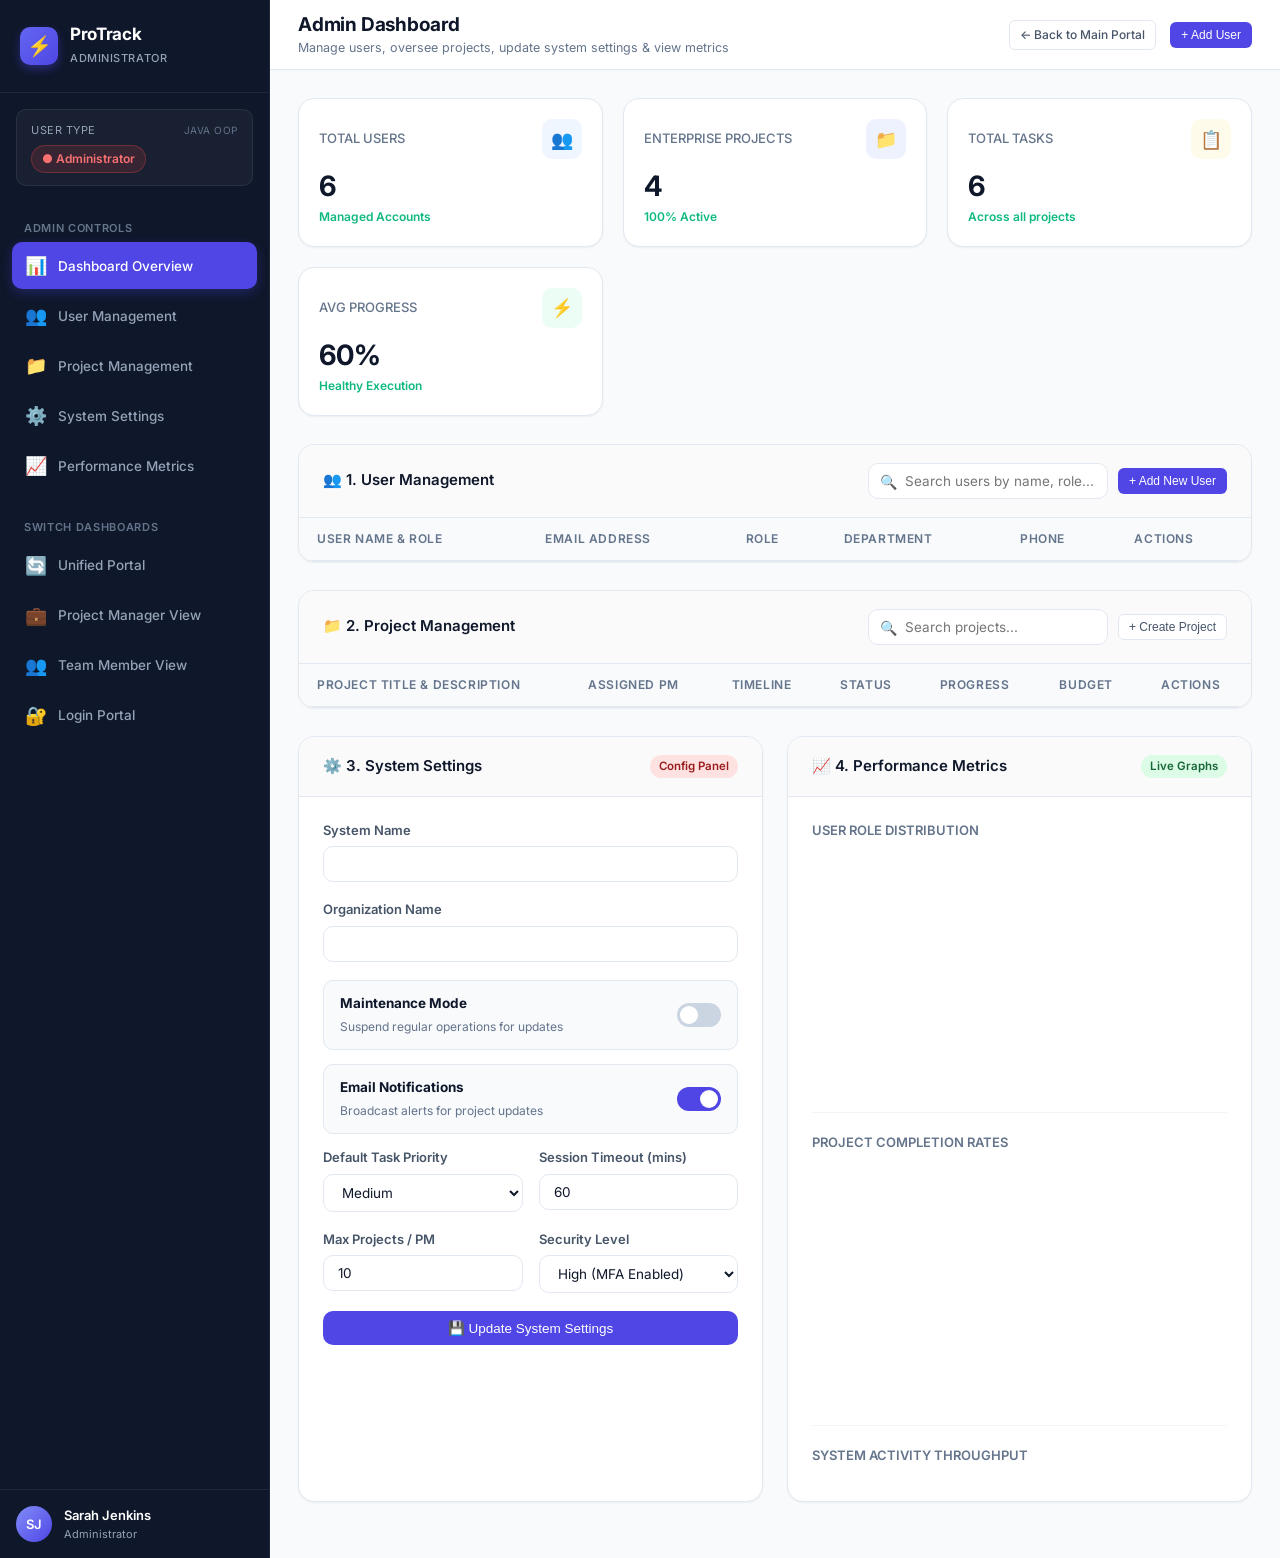
<file: admin-dashboard.html>
<!DOCTYPE html>
<html lang="en">
<head>
    <meta charset="UTF-8">
    <meta name="viewport" content="width=device-width, initial-scale=1.0">
    <title>Admin Dashboard - ProTrack Online Project Management</title>
    <link rel="stylesheet" href="css/styles.css">
    <link rel="preconnect" href="https://fonts.googleapis.com">
    <link rel="preconnect" href="https://fonts.gstatic.com" crossorigin>
    <link href="https://fonts.googleapis.com/css2?family=Inter:wght@400;500;600;700&display=swap" rel="stylesheet">
</head>
<body>

<div class="app-container">
    <!-- Sidebar Navigation -->
    <aside class="sidebar" id="appSidebar">
        <div class="sidebar-header">
            <div class="brand-icon">⚡</div>
            <div class="brand-text">
                <h1>ProTrack</h1>
                <span>Administrator</span>
            </div>
        </div>

        <div class="role-badge-panel">
            <div class="role-badge-label">
                <span>User Type</span>
                <span style="font-size: 10px; color: #64748b;">Java OOP</span>
            </div>
            <div class="active-role-tag role-admin">
                ● Administrator
            </div>
        </div>

        <nav class="sidebar-nav">
            <div class="nav-section-title">Admin Controls</div>
            <a href="#admin-overview" class="nav-item active">
                <span class="nav-icon">📊</span>
                <span>Dashboard Overview</span>
            </a>
            <a href="#admin-users" class="nav-item">
                <span class="nav-icon">👥</span>
                <span>User Management</span>
            </a>
            <a href="#admin-projects" class="nav-item">
                <span class="nav-icon">📁</span>
                <span>Project Management</span>
            </a>
            <a href="#admin-settings" class="nav-item">
                <span class="nav-icon">⚙️</span>
                <span>System Settings</span>
            </a>
            <a href="#admin-metrics" class="nav-item">
                <span class="nav-icon">📈</span>
                <span>Performance Metrics</span>
            </a>

            <div class="nav-section-title" style="margin-top: 20px;">Switch Dashboards</div>
            <a href="index.html" class="nav-item">
                <span class="nav-icon">🔄</span>
                <span>Unified Portal</span>
            </a>
            <a href="pm-dashboard.html" class="nav-item">
                <span class="nav-icon">💼</span>
                <span>Project Manager View</span>
            </a>
            <a href="team-dashboard.html" class="nav-item">
                <span class="nav-icon">👥</span>
                <span>Team Member View</span>
            </a>
            <a href="login.html" class="nav-item">
                <span class="nav-icon">🔐</span>
                <span>Login Portal</span>
            </a>
        </nav>

        <div class="sidebar-footer">
            <div class="user-avatar-sm">SJ</div>
            <div class="user-meta">
                <div class="user-meta-name">Sarah Jenkins</div>
                <div class="user-meta-role">Administrator</div>
            </div>
        </div>
    </aside>

    <!-- Main Content -->
    <div class="main-wrapper">
        <header class="top-header">
            <div class="header-left">
                <button class="mobile-menu-btn" onclick="document.getElementById('appSidebar').classList.toggle('open')">☰</button>
                <div class="page-title-box">
                    <h2>Admin Dashboard</h2>
                    <p>Manage users, oversee projects, update system settings &amp; view metrics</p>
                </div>
            </div>
            <div class="header-right">
                <a href="index.html" class="btn btn-secondary btn-sm">← Back to Main Portal</a>
                <button class="btn btn-primary btn-sm" onclick="window.dashboard.openAddUserModal()">+ Add User</button>
            </div>
        </header>

        <main class="content-body">
            <!-- Metrics Grid -->
            <div class="metrics-grid">
                <div class="metric-card">
                    <div class="metric-header">
                        <span class="metric-title">TOTAL USERS</span>
                        <div class="metric-icon icon-blue">👥</div>
                    </div>
                    <div class="metric-value" id="adminStatUsers">6</div>
                    <div class="metric-footer"><span class="metric-trend trend-up">Managed Accounts</span></div>
                </div>
                <div class="metric-card">
                    <div class="metric-header">
                        <span class="metric-title">ENTERPRISE PROJECTS</span>
                        <div class="metric-icon icon-purple">📁</div>
                    </div>
                    <div class="metric-value" id="adminStatProjects">4</div>
                    <div class="metric-footer"><span class="metric-trend trend-up">100% Active</span></div>
                </div>
                <div class="metric-card">
                    <div class="metric-header">
                        <span class="metric-title">TOTAL TASKS</span>
                        <div class="metric-icon icon-amber">📋</div>
                    </div>
                    <div class="metric-value" id="adminStatTasks">6</div>
                    <div class="metric-footer"><span class="metric-trend trend-up">Across all projects</span></div>
                </div>
                <div class="metric-card">
                    <div class="metric-header">
                        <span class="metric-title">AVG PROGRESS</span>
                        <div class="metric-icon icon-emerald">⚡</div>
                    </div>
                    <div class="metric-value" id="adminStatProgress">60%</div>
                    <div class="metric-footer"><span class="metric-trend trend-up">Healthy Execution</span></div>
                </div>
            </div>

            <!-- 1. User Management -->
            <div class="card-panel" id="admin-users">
                <div class="card-panel-header">
                    <h4>👥 1. User Management</h4>
                    <div style="display:flex; gap:10px; align-items:center;">
                        <div class="search-input-box" style="width:240px;">
                            <span class="search-input-icon">🔍</span>
                            <input type="text" class="form-control" placeholder="Search users by name, role..." oninput="window.dashboard.renderAdminUsersTable(this.value)">
                        </div>
                        <button class="btn btn-primary btn-sm" onclick="window.dashboard.openAddUserModal()">+ Add New User</button>
                    </div>
                </div>
                <div class="table-responsive">
                    <table class="data-table">
                        <thead>
                            <tr>
                                <th>User Name &amp; Role</th>
                                <th>Email Address</th>
                                <th>Role</th>
                                <th>Department</th>
                                <th>Phone</th>
                                <th>Actions</th>
                            </tr>
                        </thead>
                        <tbody id="adminUsersTableBody">
                            <!-- Populated dynamically -->
                        </tbody>
                    </table>
                </div>
            </div>

            <!-- 2. Project Management -->
            <div class="card-panel" id="admin-projects">
                <div class="card-panel-header">
                    <h4>📁 2. Project Management</h4>
                    <div style="display:flex; gap:10px; align-items:center;">
                        <div class="search-input-box" style="width:240px;">
                            <span class="search-input-icon">🔍</span>
                            <input type="text" class="form-control" placeholder="Search projects..." oninput="window.dashboard.renderAdminProjectsTable(this.value)">
                        </div>
                        <button class="btn btn-secondary btn-sm" onclick="window.dashboard.openAddProjectModal()">+ Create Project</button>
                    </div>
                </div>
                <div class="table-responsive">
                    <table class="data-table">
                        <thead>
                            <tr>
                                <th>Project Title &amp; Description</th>
                                <th>Assigned PM</th>
                                <th>Timeline</th>
                                <th>Status</th>
                                <th>Progress</th>
                                <th>Budget</th>
                                <th>Actions</th>
                            </tr>
                        </thead>
                        <tbody id="adminProjectsTableBody">
                            <!-- Populated dynamically -->
                        </tbody>
                    </table>
                </div>
            </div>

            <!-- 3. System Settings & 4. Performance Metrics -->
            <div class="grid-2-col">
                <!-- 3. System Settings -->
                <div class="card-panel" id="admin-settings">
                    <div class="card-panel-header">
                        <h4>⚙️ 3. System Settings</h4>
                        <span class="badge badge-admin">Config Panel</span>
                    </div>
                    <div class="card-panel-body">
                        <form id="adminSettingsForm" onsubmit="window.dashboard.handleSettingsFormSubmit(event)">
                            <div class="form-group">
                                <label>System Name</label>
                                <input type="text" class="form-control" name="systemName" required>
                            </div>
                            <div class="form-group">
                                <label>Organization Name</label>
                                <input type="text" class="form-control" name="organizationName" required>
                            </div>
                            <div class="form-switch">
                                <div class="form-switch-label">
                                    <strong>Maintenance Mode</strong>
                                    <span>Suspend regular operations for updates</span>
                                </div>
                                <label class="switch">
                                    <input type="checkbox" name="maintenanceMode">
                                    <span class="slider"></span>
                                </label>
                            </div>
                            <div class="form-switch">
                                <div class="form-switch-label">
                                    <strong>Email Notifications</strong>
                                    <span>Broadcast alerts for project updates</span>
                                </div>
                                <label class="switch">
                                    <input type="checkbox" name="emailNotifications" checked>
                                    <span class="slider"></span>
                                </label>
                            </div>
                            <div class="form-row">
                                <div class="form-group">
                                    <label>Default Task Priority</label>
                                    <select class="form-control" name="defaultTaskPriority">
                                        <option value="Low">Low</option>
                                        <option value="Medium" selected>Medium</option>
                                        <option value="High">High</option>
                                    </select>
                                </div>
                                <div class="form-group">
                                    <label>Session Timeout (mins)</label>
                                    <input type="number" class="form-control" name="sessionTimeout" value="60">
                                </div>
                            </div>
                            <div class="form-row">
                                <div class="form-group">
                                    <label>Max Projects / PM</label>
                                    <input type="number" class="form-control" name="maxProjectsPerManager" value="10">
                                </div>
                                <div class="form-group">
                                    <label>Security Level</label>
                                    <select class="form-control" name="securityLevel">
                                        <option value="High (MFA Enabled)">High (MFA Enabled)</option>
                                        <option value="Standard">Standard</option>
                                    </select>
                                </div>
                            </div>
                            <button type="submit" class="btn btn-primary" style="width:100%; justify-content:center;">
                                💾 Update System Settings
                            </button>
                        </form>
                    </div>
                </div>

                <!-- 4. Performance Metrics -->
                <div class="card-panel" id="admin-metrics">
                    <div class="card-panel-header">
                        <h4>📈 4. Performance Metrics</h4>
                        <span class="badge badge-completed">Live Graphs</span>
                    </div>
                    <div class="card-panel-body">
                        <h5 style="font-size:13px; font-weight:600; color:var(--text-muted); text-transform:uppercase; margin-bottom:12px;">User Role Distribution</h5>
                        <div class="chart-container" id="adminUserRoleChart"></div>

                        <hr style="border:none; border-top:1px solid var(--border-light); margin:20px 0;">

                        <h5 style="font-size:13px; font-weight:600; color:var(--text-muted); text-transform:uppercase; margin-bottom:12px;">Project Completion Rates</h5>
                        <div class="chart-container" id="adminProjectStatusChart"></div>

                        <hr style="border:none; border-top:1px solid var(--border-light); margin:20px 0;">

                        <h5 style="font-size:13px; font-weight:600; color:var(--text-muted); text-transform:uppercase; margin-bottom:12px;">System Activity Throughput</h5>
                        <div id="adminMetricsBarChart"></div>
                    </div>
                </div>
            </div>
        </main>
    </div>
</div>

<!-- User Modal -->
<div class="modal-overlay" id="userModal">
    <div class="modal-dialog">
        <div class="modal-header">
            <h4 id="userModalTitle">Add New User Account</h4>
            <button class="modal-close-btn" onclick="window.ui.closeModal('userModal')">&times;</button>
        </div>
        <form id="userForm" onsubmit="window.dashboard.handleUserFormSubmit(event)">
            <input type="hidden" name="userId">
            <div class="modal-body">
                <div class="form-group">
                    <label>Full Name *</label>
                    <input type="text" class="form-control" name="name" required placeholder="John Doe">
                </div>
                <div class="form-group">
                    <label>Email Address *</label>
                    <input type="email" class="form-control" name="email" required placeholder="john@protrack.io">
                </div>
                <div class="form-row">
                    <div class="form-group">
                        <label>User Role *</label>
                        <select class="form-control" name="role" required>
                            <option value="ADMIN">Admin</option>
                            <option value="PROJECT_MANAGER">Project Manager</option>
                            <option value="TEAM_MEMBER" selected>Team Member</option>
                        </select>
                    </div>
                    <div class="form-group">
                        <label>Department</label>
                        <input type="text" class="form-control" name="department" placeholder="Engineering">
                    </div>
                </div>
                <div class="form-row">
                    <div class="form-group">
                        <label>Professional Title</label>
                        <input type="text" class="form-control" name="title" placeholder="Lead Developer">
                    </div>
                    <div class="form-group">
                        <label>Phone Number</label>
                        <input type="tel" class="form-control" name="phone" placeholder="+1 (555) 012-3456">
                    </div>
                </div>
            </div>
            <div class="modal-footer">
                <button type="button" class="btn btn-secondary" onclick="window.ui.closeModal('userModal')">Cancel</button>
                <button type="submit" class="btn btn-primary">Save User Account</button>
            </div>
        </form>
    </div>
</div>

<!-- Project Modal -->
<div class="modal-overlay" id="projectModal">
    <div class="modal-dialog">
        <div class="modal-header">
            <h4 id="projectModalTitle">Create Project</h4>
            <button class="modal-close-btn" onclick="window.ui.closeModal('projectModal')">&times;</button>
        </div>
        <form id="projectForm" onsubmit="window.dashboard.handleProjectFormSubmit(event)">
            <input type="hidden" name="projectId">
            <div class="modal-body">
                <div class="form-group">
                    <label>Project Title *</label>
                    <input type="text" class="form-control" name="title" required placeholder="Project Name">
                </div>
                <div class="form-group">
                    <label>Description *</label>
                    <textarea class="form-control" name="description" required placeholder="Scope and deliverables..."></textarea>
                </div>
                <div class="form-row">
                    <div class="form-group">
                        <label>Start Date *</label>
                        <input type="date" class="form-control" name="startDate" required>
                    </div>
                    <div class="form-group">
                        <label>Target End Date *</label>
                        <input type="date" class="form-control" name="endDate" required>
                    </div>
                </div>
                <div class="form-row">
                    <div class="form-group">
                        <label>Status</label>
                        <select class="form-control" name="status">
                            <option value="Planning">Planning</option>
                            <option value="In Progress" selected>In Progress</option>
                            <option value="Completed">Completed</option>
                        </select>
                    </div>
                    <div class="form-group">
                        <label>Priority</label>
                        <select class="form-control" name="priority">
                            <option value="Low">Low</option>
                            <option value="Medium" selected>Medium</option>
                            <option value="High">High</option>
                        </select>
                    </div>
                </div>
                <div class="form-row">
                    <div class="form-group">
                        <label>Assigned Project Manager *</label>
                        <select class="form-control" name="managerId" id="projectManagerSelect" required>
                            <option value="2" selected>Alex Rivera (Engineering Delivery)</option>
                            <option value="3">Elena Rostova (Product Innovation)</option>
                            <option value="1">Sarah Jenkins (IT Administration)</option>
                        </select>
                    </div>
                    <div class="form-group">
                        <label>Budget</label>
                        <input type="text" class="form-control" name="budget" placeholder="$100,000">
                    </div>
                </div>
            </div>
            <div class="modal-footer">
                <button type="button" class="btn btn-secondary" onclick="window.ui.closeModal('projectModal')">Cancel</button>
                <button type="submit" class="btn btn-primary">Save Project</button>
            </div>
        </form>
    </div>
</div>

<script src="js/store.js"></script>
<script src="js/ui.js"></script>
<script src="js/dashboards.js"></script>
<script>
    document.addEventListener('DOMContentLoaded', () => {
        window.dashboard.switchRole('ADMIN');
    });
</script>
</body>
</html>
</file>
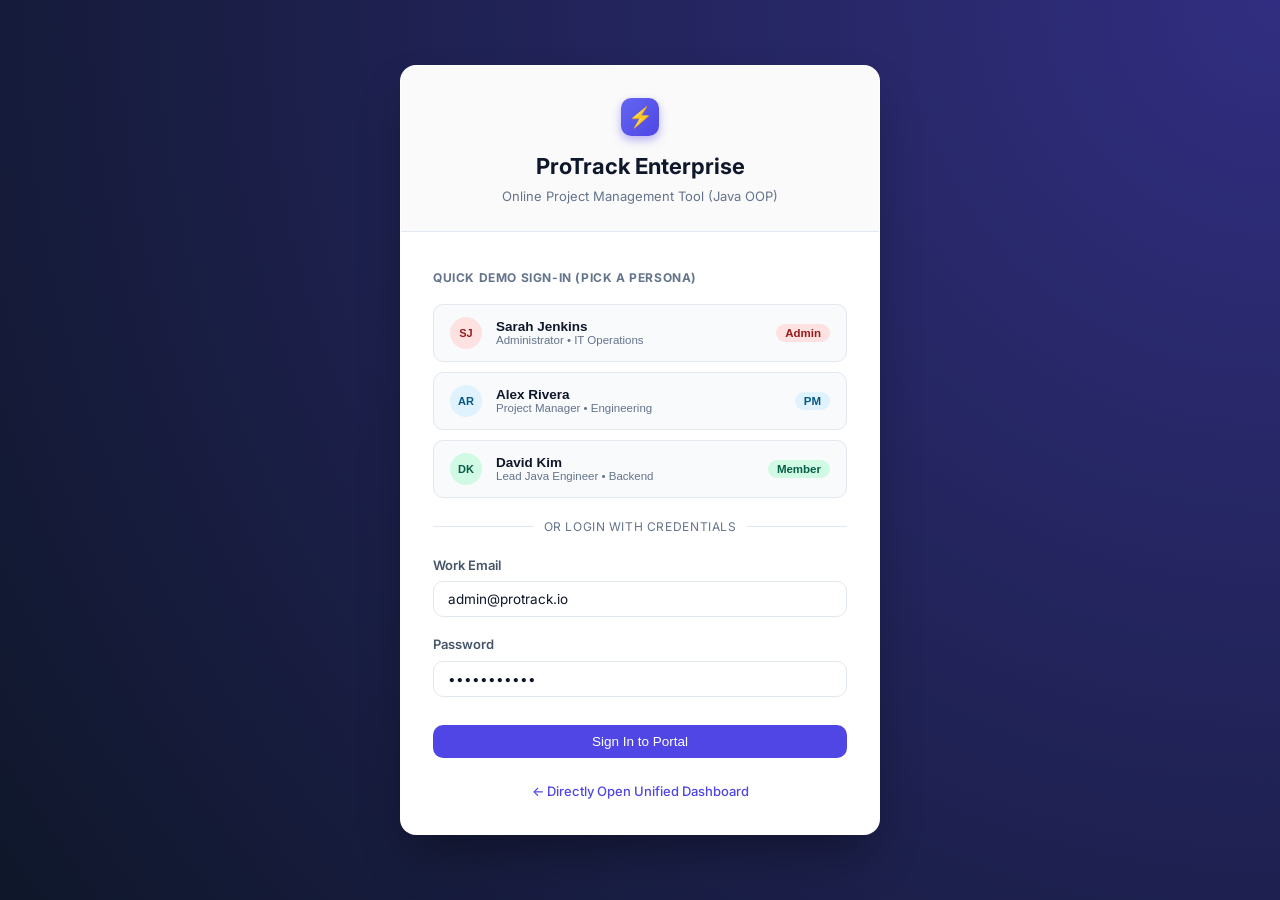
<file: login.html>
<!DOCTYPE html>
<html lang="en">
<head>
    <meta charset="UTF-8">
    <meta name="viewport" content="width=device-width, initial-scale=1.0">
    <title>Login - ProTrack Enterprise (Java OOP)</title>
    <link rel="stylesheet" href="css/styles.css">
    <link rel="preconnect" href="https://fonts.googleapis.com">
    <link rel="preconnect" href="https://fonts.gstatic.com" crossorigin>
    <link href="https://fonts.googleapis.com/css2?family=Inter:wght@400;500;600;700&display=swap" rel="stylesheet">
    <style>
        .login-wrapper {
            min-height: 100vh;
            display: flex;
            align-items: center;
            justify-content: center;
            background: radial-gradient(circle at top right, #312e81 0%, #0f172a 100%);
            padding: 24px;
        }
        .login-card {
            background: #ffffff;
            border-radius: var(--radius-lg);
            box-shadow: 0 25px 50px -12px rgba(0, 0, 0, 0.4);
            width: 100%;
            max-width: 480px;
            overflow: hidden;
            border: 1px solid rgba(255, 255, 255, 0.1);
        }
        .login-card-header {
            padding: 32px 32px 24px 32px;
            text-align: center;
            background: #fafafa;
            border-bottom: 1px solid var(--border-color);
        }
        .login-body {
            padding: 32px;
        }
        .persona-btn {
            display: flex;
            align-items: center;
            gap: 14px;
            width: 100%;
            padding: 12px 16px;
            border: 1px solid var(--border-color);
            background: #f8fafc;
            border-radius: var(--radius-md);
            cursor: pointer;
            transition: var(--transition);
            margin-bottom: 10px;
            text-align: left;
        }
        .persona-btn:hover {
            border-color: var(--primary);
            background: #f1f5f9;
            transform: translateY(-2px);
            box-shadow: var(--shadow-sm);
        }
        .divider {
            display: flex;
            align-items: center;
            text-align: center;
            margin: 20px 0;
            color: var(--text-muted);
            font-size: 12px;
            text-transform: uppercase;
            letter-spacing: 0.05em;
        }
        .divider::before, .divider::after {
            content: '';
            flex: 1;
            border-bottom: 1px solid var(--border-color);
        }
        .divider span {
            padding: 0 10px;
        }
    </style>
</head>
<body>

<div class="login-wrapper">
    <div class="login-card">
        <div class="login-card-header">
            <div class="brand-icon" style="margin: 0 auto 14px auto;">⚡</div>
            <h2 style="font-size: 22px; font-weight: 700; color: var(--text-primary);">ProTrack Enterprise</h2>
            <p style="font-size: 13px; color: var(--text-muted); margin-top: 4px;">Online Project Management Tool (Java OOP)</p>
        </div>

        <div class="login-body">
            <div style="margin-bottom: 16px;">
                <label style="font-size: 12px; font-weight: 700; text-transform: uppercase; color: var(--text-muted); letter-spacing: 0.05em;">
                    Quick Demo Sign-In (Pick a Persona)
                </label>
            </div>

            <!-- Persona 1: Admin -->
            <button class="persona-btn" onclick="quickLogin(1, 'admin-dashboard.html')">
                <div class="avatar-cell" style="background:#fee2e2; color:#991b1b; font-weight:700;">SJ</div>
                <div style="flex:1;">
                    <div style="font-size:13.5px; font-weight:600; color:var(--text-primary);">Sarah Jenkins</div>
                    <div style="font-size:11.5px; color:var(--text-muted);">Administrator &bull; IT Operations</div>
                </div>
                <span class="badge badge-admin">Admin</span>
            </button>

            <!-- Persona 2: Project Manager -->
            <button class="persona-btn" onclick="quickLogin(2, 'pm-dashboard.html')">
                <div class="avatar-cell" style="background:#e0f2fe; color:#075985; font-weight:700;">AR</div>
                <div style="flex:1;">
                    <div style="font-size:13.5px; font-weight:600; color:var(--text-primary);">Alex Rivera</div>
                    <div style="font-size:11.5px; color:var(--text-muted);">Project Manager &bull; Engineering</div>
                </div>
                <span class="badge badge-pm">PM</span>
            </button>

            <!-- Persona 3: Team Member -->
            <button class="persona-btn" onclick="quickLogin(4, 'team-dashboard.html')">
                <div class="avatar-cell" style="background:#d1fae5; color:#065f46; font-weight:700;">DK</div>
                <div style="flex:1;">
                    <div style="font-size:13.5px; font-weight:600; color:var(--text-primary);">David Kim</div>
                    <div style="font-size:11.5px; color:var(--text-muted);">Lead Java Engineer &bull; Backend</div>
                </div>
                <span class="badge badge-team">Member</span>
            </button>

            <div class="divider">
                <span>Or login with credentials</span>
            </div>

            <form onsubmit="handleManualLogin(event)">
                <div class="form-group">
                    <label>Work Email</label>
                    <input type="email" id="loginEmail" class="form-control" placeholder="user@protrack.io" required value="admin@protrack.io">
                </div>
                <div class="form-group">
                    <label>Password</label>
                    <input type="password" id="loginPassword" class="form-control" placeholder="••••••••" required value="password123">
                </div>
                <button type="submit" class="btn btn-primary" style="width: 100%; justify-content: center; margin-top: 10px;">
                    Sign In to Portal
                </button>
            </form>

            <div style="text-align: center; margin-top: 20px;">
                <a href="index.html" style="font-size: 13px; color: var(--primary); text-decoration: none; font-weight: 500;">
                    ← Directly Open Unified Dashboard
                </a>
            </div>
        </div>
    </div>
</div>

<script src="js/store.js"></script>
<script>
    function quickLogin(userId, redirectUrl) {
        window.store.switchUserById(userId);
        window.location.href = redirectUrl;
    }

    function handleManualLogin(e) {
        e.preventDefault();
        const email = document.getElementById('loginEmail').value.trim();
        const users = window.store.getUsers();
        const found = users.find(u => u.email.toLowerCase() === email.toLowerCase());

        if (found) {
            window.store.setCurrentUser(found);
            if (found.role === 'ADMIN') {
                window.location.href = 'admin-dashboard.html';
            } else if (found.role === 'PROJECT_MANAGER') {
                window.location.href = 'pm-dashboard.html';
            } else {
                window.location.href = 'team-dashboard.html';
            }
        } else {
            // Default login
            window.store.setCurrentUser(users[0]);
            window.location.href = 'index.html';
        }
    }
</script>
</body>
</html>
</file>
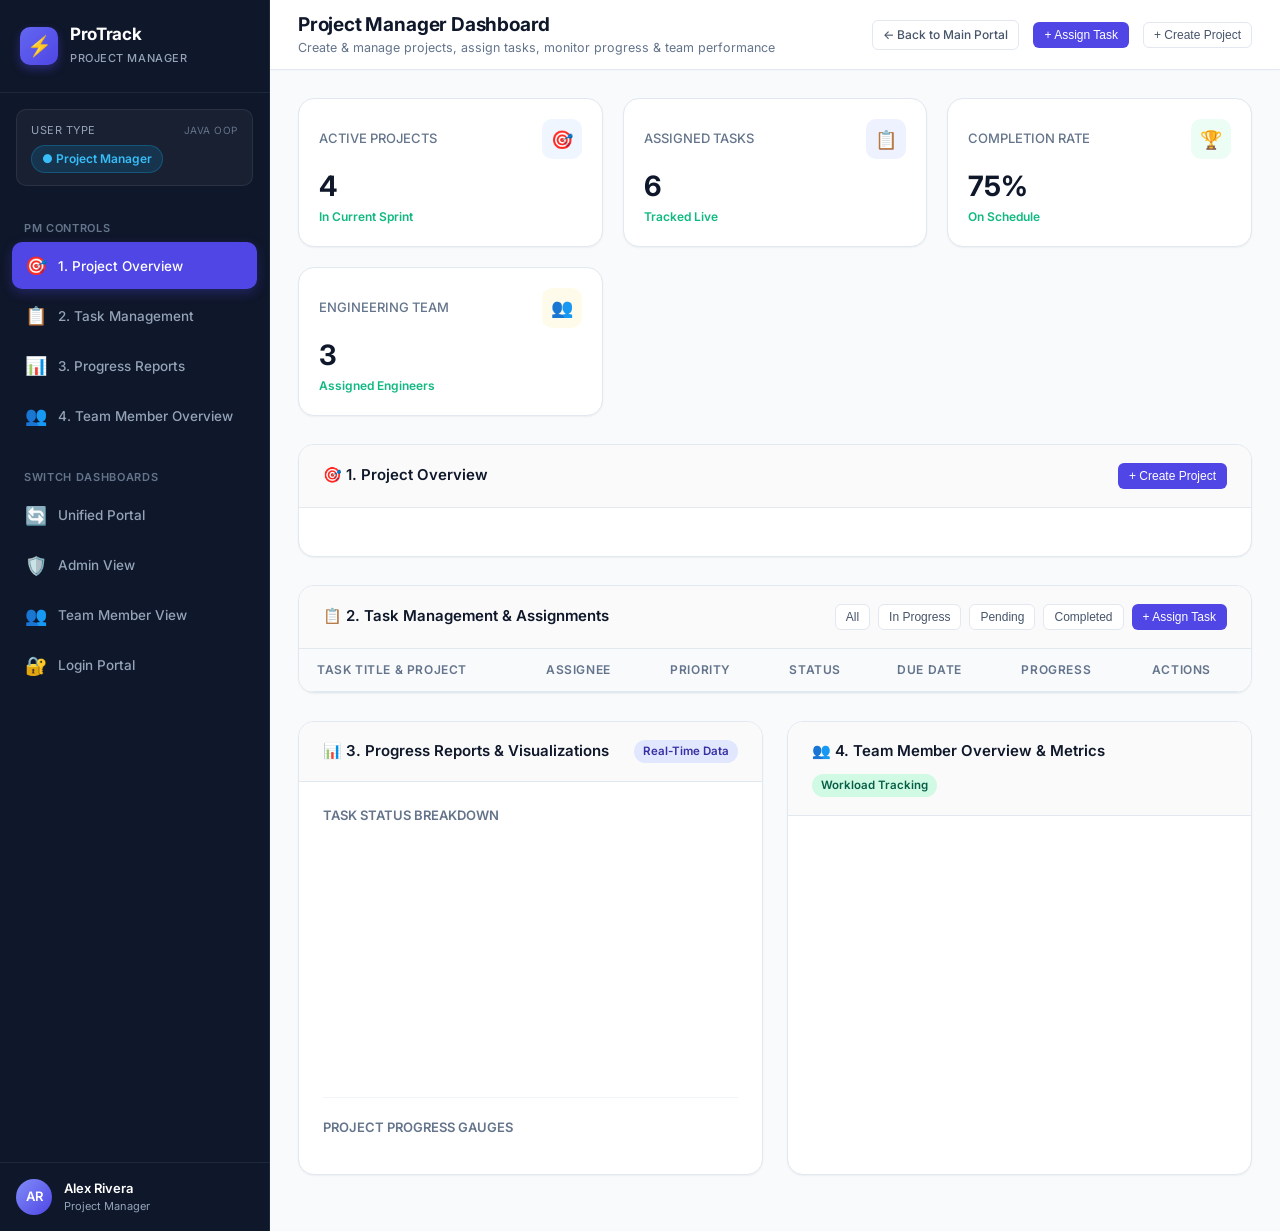
<file: pm-dashboard.html>
<!DOCTYPE html>
<html lang="en">
<head>
    <meta charset="UTF-8">
    <meta name="viewport" content="width=device-width, initial-scale=1.0">
    <title>Project Manager Dashboard - ProTrack Online Project Management</title>
    <link rel="stylesheet" href="css/styles.css">
    <link rel="preconnect" href="https://fonts.googleapis.com">
    <link rel="preconnect" href="https://fonts.gstatic.com" crossorigin>
    <link href="https://fonts.googleapis.com/css2?family=Inter:wght@400;500;600;700&display=swap" rel="stylesheet">
</head>
<body>

<div class="app-container">
    <!-- Sidebar Navigation -->
    <aside class="sidebar" id="appSidebar">
        <div class="sidebar-header">
            <div class="brand-icon">⚡</div>
            <div class="brand-text">
                <h1>ProTrack</h1>
                <span>Project Manager</span>
            </div>
        </div>

        <div class="role-badge-panel">
            <div class="role-badge-label">
                <span>User Type</span>
                <span style="font-size: 10px; color: #64748b;">Java OOP</span>
            </div>
            <div class="active-role-tag role-pm">
                ● Project Manager
            </div>
        </div>

        <nav class="sidebar-nav">
            <div class="nav-section-title">PM Controls</div>
            <a href="#pm-overview" class="nav-item active">
                <span class="nav-icon">🎯</span>
                <span>1. Project Overview</span>
            </a>
            <a href="#pm-tasks" class="nav-item">
                <span class="nav-icon">📋</span>
                <span>2. Task Management</span>
            </a>
            <a href="#pm-reports" class="nav-item">
                <span class="nav-icon">📊</span>
                <span>3. Progress Reports</span>
            </a>
            <a href="#pm-team" class="nav-item">
                <span class="nav-icon">👥</span>
                <span>4. Team Member Overview</span>
            </a>

            <div class="nav-section-title" style="margin-top: 20px;">Switch Dashboards</div>
            <a href="index.html" class="nav-item">
                <span class="nav-icon">🔄</span>
                <span>Unified Portal</span>
            </a>
            <a href="admin-dashboard.html" class="nav-item">
                <span class="nav-icon">🛡️</span>
                <span>Admin View</span>
            </a>
            <a href="team-dashboard.html" class="nav-item">
                <span class="nav-icon">👥</span>
                <span>Team Member View</span>
            </a>
            <a href="login.html" class="nav-item">
                <span class="nav-icon">🔐</span>
                <span>Login Portal</span>
            </a>
        </nav>

        <div class="sidebar-footer">
            <div class="user-avatar-sm">AR</div>
            <div class="user-meta">
                <div class="user-meta-name">Alex Rivera</div>
                <div class="user-meta-role">Project Manager</div>
            </div>
        </div>
    </aside>

    <!-- Main Content -->
    <div class="main-wrapper">
        <header class="top-header">
            <div class="header-left">
                <button class="mobile-menu-btn" onclick="document.getElementById('appSidebar').classList.toggle('open')">☰</button>
                <div class="page-title-box">
                    <h2>Project Manager Dashboard</h2>
                    <p>Create &amp; manage projects, assign tasks, monitor progress &amp; team performance</p>
                </div>
            </div>
            <div class="header-right">
                <a href="index.html" class="btn btn-secondary btn-sm">← Back to Main Portal</a>
                <button class="btn btn-primary btn-sm" onclick="window.dashboard.openAddTaskModal()">+ Assign Task</button>
                <button class="btn btn-secondary btn-sm" onclick="window.dashboard.openAddProjectModal()">+ Create Project</button>
            </div>
        </header>

        <main class="content-body">
            <!-- Metrics Grid -->
            <div class="metrics-grid">
                <div class="metric-card">
                    <div class="metric-header">
                        <span class="metric-title">ACTIVE PROJECTS</span>
                        <div class="metric-icon icon-blue">🎯</div>
                    </div>
                    <div class="metric-value" id="pmStatProjects">4</div>
                    <div class="metric-footer"><span class="metric-trend trend-up">In Current Sprint</span></div>
                </div>
                <div class="metric-card">
                    <div class="metric-header">
                        <span class="metric-title">ASSIGNED TASKS</span>
                        <div class="metric-icon icon-purple">📋</div>
                    </div>
                    <div class="metric-value" id="pmStatTasks">6</div>
                    <div class="metric-footer"><span class="metric-trend trend-up">Tracked Live</span></div>
                </div>
                <div class="metric-card">
                    <div class="metric-header">
                        <span class="metric-title">COMPLETION RATE</span>
                        <div class="metric-icon icon-emerald">🏆</div>
                    </div>
                    <div class="metric-value" id="pmStatRate">75%</div>
                    <div class="metric-footer"><span class="metric-trend trend-up">On Schedule</span></div>
                </div>
                <div class="metric-card">
                    <div class="metric-header">
                        <span class="metric-title">ENGINEERING TEAM</span>
                        <div class="metric-icon icon-amber">👥</div>
                    </div>
                    <div class="metric-value" id="pmStatTeam">3</div>
                    <div class="metric-footer"><span class="metric-trend trend-up">Assigned Engineers</span></div>
                </div>
            </div>

            <!-- 1. Project Overview -->
            <div class="card-panel" id="pm-overview">
                <div class="card-panel-header">
                    <h4>🎯 1. Project Overview</h4>
                    <button class="btn btn-primary btn-sm" onclick="window.dashboard.openAddProjectModal()">+ Create Project</button>
                </div>
                <div class="card-panel-body">
                    <div class="metrics-grid" id="pmProjectsGrid" style="margin-bottom:0;">
                        <!-- Dynamically populated -->
                    </div>
                </div>
            </div>

            <!-- 2. Task Management -->
            <div class="card-panel" id="pm-tasks">
                <div class="card-panel-header">
                    <h4>📋 2. Task Management &amp; Assignments</h4>
                    <div style="display:flex; gap:8px;">
                        <button class="btn btn-secondary btn-sm" onclick="window.dashboard.renderPmTasksTable('all')">All</button>
                        <button class="btn btn-secondary btn-sm" onclick="window.dashboard.renderPmTasksTable('In Progress')">In Progress</button>
                        <button class="btn btn-secondary btn-sm" onclick="window.dashboard.renderPmTasksTable('Pending')">Pending</button>
                        <button class="btn btn-secondary btn-sm" onclick="window.dashboard.renderPmTasksTable('Completed')">Completed</button>
                        <button class="btn btn-primary btn-sm" onclick="window.dashboard.openAddTaskModal()">+ Assign Task</button>
                    </div>
                </div>
                <div class="table-responsive">
                    <table class="data-table">
                        <thead>
                            <tr>
                                <th>Task Title &amp; Project</th>
                                <th>Assignee</th>
                                <th>Priority</th>
                                <th>Status</th>
                                <th>Due Date</th>
                                <th>Progress</th>
                                <th>Actions</th>
                            </tr>
                        </thead>
                        <tbody id="pmTasksTableBody">
                            <!-- Populated dynamically -->
                        </tbody>
                    </table>
                </div>
            </div>

            <!-- 3. Progress Reports & 4. Team Member Overview -->
            <div class="grid-2-col">
                <!-- 3. Progress Reports -->
                <div class="card-panel" id="pm-reports">
                    <div class="card-panel-header">
                        <h4>📊 3. Progress Reports &amp; Visualizations</h4>
                        <span class="badge badge-in-progress">Real-Time Data</span>
                    </div>
                    <div class="card-panel-body">
                        <h5 style="font-size:13px; font-weight:600; color:var(--text-muted); text-transform:uppercase; margin-bottom:12px;">Task Status Breakdown</h5>
                        <div class="chart-container" id="pmTaskDistributionChart"></div>

                        <hr style="border:none; border-top:1px solid var(--border-light); margin:20px 0;">

                        <h5 style="font-size:13px; font-weight:600; color:var(--text-muted); text-transform:uppercase; margin-bottom:12px;">Project Progress Gauges</h5>
                        <div id="pmProjectProgressBarChart"></div>
                    </div>
                </div>

                <!-- 4. Team Member Overview -->
                <div class="card-panel" id="pm-team">
                    <div class="card-panel-header">
                        <h4>👥 4. Team Member Overview &amp; Metrics</h4>
                        <span class="badge badge-team">Workload Tracking</span>
                    </div>
                    <div class="card-panel-body">
                        <div class="member-card-grid" id="pmTeamGrid">
                            <!-- Populated dynamically -->
                        </div>
                    </div>
                </div>
            </div>
        </main>
    </div>
</div>

<!-- Task Modal -->
<div class="modal-overlay" id="taskModal">
    <div class="modal-dialog">
        <div class="modal-header">
            <h4 id="taskModalTitle">Assign Task</h4>
            <button class="modal-close-btn" onclick="window.ui.closeModal('taskModal')">&times;</button>
        </div>
        <form id="taskForm" onsubmit="window.dashboard.handleTaskFormSubmit(event)">
            <input type="hidden" name="taskId">
            <div class="modal-body">
                <div class="form-group">
                    <label>Task Title *</label>
                    <input type="text" class="form-control" name="title" required placeholder="Task Title">
                </div>
                <div class="form-group">
                    <label>Scope / Description</label>
                    <textarea class="form-control" name="description" placeholder="Requirements and acceptance criteria..."></textarea>
                </div>
                <div class="form-row">
                    <div class="form-group">
                        <label>Project *</label>
                        <select class="form-control" name="projectId" id="taskProjectSelect" required></select>
                    </div>
                    <div class="form-group">
                        <label>Assignee (Team Member) *</label>
                        <select class="form-control" name="assigneeId" id="taskAssigneeSelect" required></select>
                    </div>
                </div>
                <div class="form-row">
                    <div class="form-group">
                        <label>Priority</label>
                        <select class="form-control" name="priority">
                            <option value="Low">Low</option>
                            <option value="Medium" selected>Medium</option>
                            <option value="High">High</option>
                            <option value="Urgent">Urgent</option>
                        </select>
                    </div>
                    <div class="form-group">
                        <label>Status</label>
                        <select class="form-control" name="status">
                            <option value="Pending" selected>Pending</option>
                            <option value="In Progress">In Progress</option>
                            <option value="Completed">Completed</option>
                        </select>
                    </div>
                </div>
                <div class="form-row">
                    <div class="form-group">
                        <label>Due Date *</label>
                        <input type="date" class="form-control" name="dueDate" required>
                    </div>
                    <div class="form-group">
                        <label>Estimated Hours</label>
                        <input type="number" class="form-control" name="estimatedHours" value="20" min="1">
                    </div>
                </div>
                <div class="form-row">
                    <div class="form-group">
                        <label>Progress Percentage (0 - 100%)</label>
                        <input type="number" class="form-control" name="progress" min="0" max="100" value="0">
                    </div>
                    <div class="form-group">
                        <label>Logged Hours</label>
                        <input type="number" class="form-control" name="loggedHours" value="0" min="0">
                    </div>
                </div>
            </div>
            <div class="modal-footer">
                <button type="button" class="btn btn-secondary" onclick="window.ui.closeModal('taskModal')">Cancel</button>
                <button type="submit" class="btn btn-primary">Confirm Task Assignment</button>
            </div>
        </form>
    </div>
</div>

<!-- Project Modal -->
<div class="modal-overlay" id="projectModal">
    <div class="modal-dialog">
        <div class="modal-header">
            <h4 id="projectModalTitle">Create Project</h4>
            <button class="modal-close-btn" onclick="window.ui.closeModal('projectModal')">&times;</button>
        </div>
        <form id="projectForm" onsubmit="window.dashboard.handleProjectFormSubmit(event)">
            <input type="hidden" name="projectId">
            <div class="modal-body">
                <div class="form-group">
                    <label>Project Title *</label>
                    <input type="text" class="form-control" name="title" required placeholder="Project Name">
                </div>
                <div class="form-group">
                    <label>Description *</label>
                    <textarea class="form-control" name="description" required placeholder="Scope and deliverables..."></textarea>
                </div>
                <div class="form-row">
                    <div class="form-group">
                        <label>Start Date *</label>
                        <input type="date" class="form-control" name="startDate" required>
                    </div>
                    <div class="form-group">
                        <label>Target Delivery Date *</label>
                        <input type="date" class="form-control" name="endDate" required>
                    </div>
                </div>
                <div class="form-row">
                    <div class="form-group">
                        <label>Status</label>
                        <select class="form-control" name="status">
                            <option value="Planning">Planning</option>
                            <option value="In Progress" selected>In Progress</option>
                            <option value="Completed">Completed</option>
                        </select>
                    </div>
                    <div class="form-group">
                        <label>Priority</label>
                        <select class="form-control" name="priority">
                            <option value="Low">Low</option>
                            <option value="Medium" selected>Medium</option>
                            <option value="High">High</option>
                            <option value="Urgent">Urgent</option>
                        </select>
                    </div>
                </div>
                <div class="form-row">
                    <div class="form-group">
                        <label>Assigned Project Manager *</label>
                        <select class="form-control" name="managerId" id="projectManagerSelect" required>
                            <option value="2" selected>Alex Rivera (Engineering Delivery)</option>
                            <option value="3">Elena Rostova (Product Innovation)</option>
                            <option value="1">Sarah Jenkins (IT Administration)</option>
                        </select>
                    </div>
                    <div class="form-group">
                        <label>Allocated Budget</label>
                        <input type="text" class="form-control" name="budget" placeholder="$150,000">
                    </div>
                </div>
            </div>
            <div class="modal-footer">
                <button type="button" class="btn btn-secondary" onclick="window.ui.closeModal('projectModal')">Cancel</button>
                <button type="submit" class="btn btn-primary">Save Project</button>
            </div>
        </form>
    </div>
</div>

<script src="js/store.js"></script>
<script src="js/ui.js"></script>
<script src="js/dashboards.js"></script>
<script>
    document.addEventListener('DOMContentLoaded', () => {
        window.dashboard.switchRole('PROJECT_MANAGER');
    });
</script>
</body>
</html>
</file>
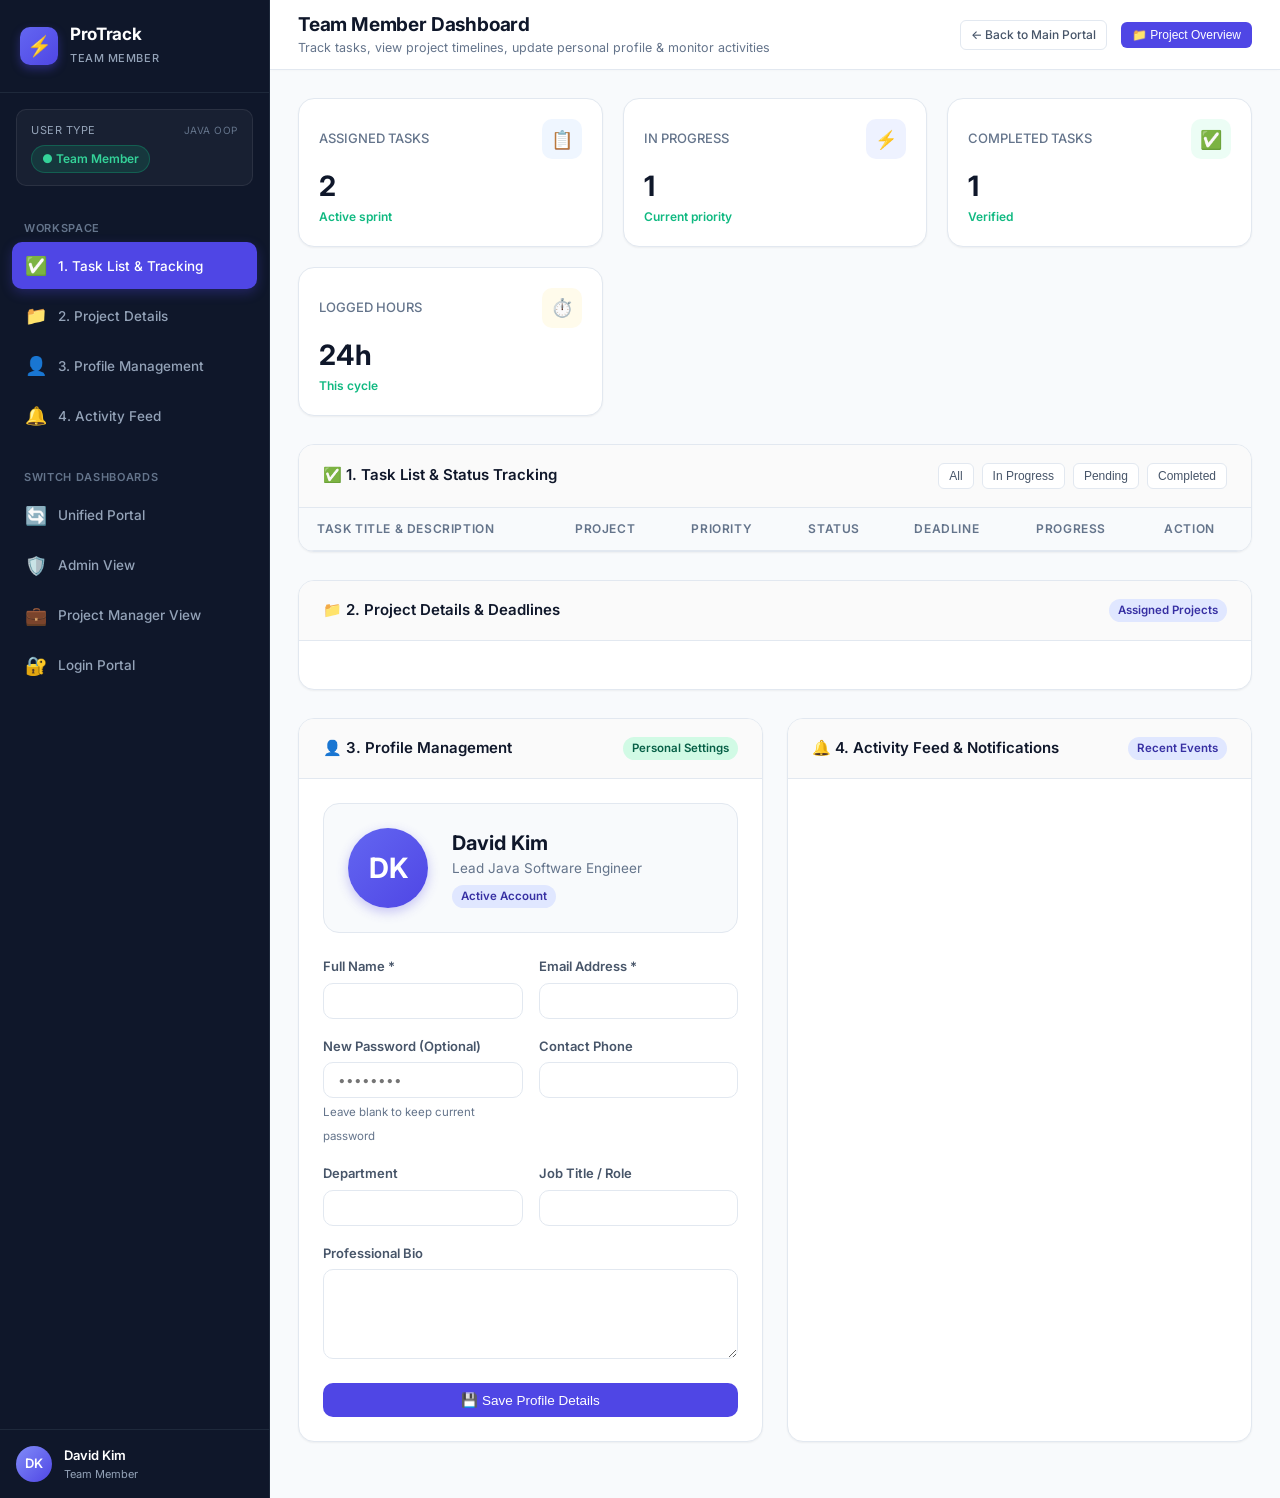
<file: team-dashboard.html>
<!DOCTYPE html>
<html lang="en">
<head>
    <meta charset="UTF-8">
    <meta name="viewport" content="width=device-width, initial-scale=1.0">
    <title>Team Member Dashboard - ProTrack Online Project Management</title>
    <link rel="stylesheet" href="css/styles.css">
    <link rel="preconnect" href="https://fonts.googleapis.com">
    <link rel="preconnect" href="https://fonts.gstatic.com" crossorigin>
    <link href="https://fonts.googleapis.com/css2?family=Inter:wght@400;500;600;700&display=swap" rel="stylesheet">
</head>
<body>

<div class="app-container">
    <!-- Sidebar Navigation -->
    <aside class="sidebar" id="appSidebar">
        <div class="sidebar-header">
            <div class="brand-icon">⚡</div>
            <div class="brand-text">
                <h1>ProTrack</h1>
                <span>Team Member</span>
            </div>
        </div>

        <div class="role-badge-panel">
            <div class="role-badge-label">
                <span>User Type</span>
                <span style="font-size: 10px; color: #64748b;">Java OOP</span>
            </div>
            <div class="active-role-tag role-team">
                ● Team Member
            </div>
        </div>

        <nav class="sidebar-nav">
            <div class="nav-section-title">Workspace</div>
            <a href="#team-tasks" class="nav-item active">
                <span class="nav-icon">✅</span>
                <span>1. Task List &amp; Tracking</span>
            </a>
            <a href="#team-projects" class="nav-item">
                <span class="nav-icon">📁</span>
                <span>2. Project Details</span>
            </a>
            <a href="#team-profile" class="nav-item">
                <span class="nav-icon">👤</span>
                <span>3. Profile Management</span>
            </a>
            <a href="#team-activity" class="nav-item">
                <span class="nav-icon">🔔</span>
                <span>4. Activity Feed</span>
            </a>

            <div class="nav-section-title" style="margin-top: 20px;">Switch Dashboards</div>
            <a href="index.html" class="nav-item">
                <span class="nav-icon">🔄</span>
                <span>Unified Portal</span>
            </a>
            <a href="admin-dashboard.html" class="nav-item">
                <span class="nav-icon">🛡️</span>
                <span>Admin View</span>
            </a>
            <a href="pm-dashboard.html" class="nav-item">
                <span class="nav-icon">💼</span>
                <span>Project Manager View</span>
            </a>
            <a href="login.html" class="nav-item">
                <span class="nav-icon">🔐</span>
                <span>Login Portal</span>
            </a>
        </nav>

        <div class="sidebar-footer">
            <div class="user-avatar-sm currentUser-avatar">DK</div>
            <div class="user-meta">
                <div class="user-meta-name currentUser-name">David Kim</div>
                <div class="user-meta-role currentUser-role">Team Member</div>
            </div>
        </div>
    </aside>

    <!-- Main Content -->
    <div class="main-wrapper">
        <header class="top-header">
            <div class="header-left">
                <button class="mobile-menu-btn" onclick="document.getElementById('appSidebar').classList.toggle('open')">☰</button>
                <div class="page-title-box">
                    <h2>Team Member Dashboard</h2>
                    <p>Track tasks, view project timelines, update personal profile &amp; monitor activities</p>
                </div>
            </div>
            <div class="header-right">
                <a href="index.html" class="btn btn-secondary btn-sm">← Back to Main Portal</a>
                <button class="btn btn-primary btn-sm" onclick="window.dashboard.openProjectDetailModal(1)">📁 Project Overview</button>
            </div>
        </header>

        <main class="content-body">
            <!-- Metrics Grid -->
            <div class="metrics-grid">
                <div class="metric-card">
                    <div class="metric-header">
                        <span class="metric-title">ASSIGNED TASKS</span>
                        <div class="metric-icon icon-blue">📋</div>
                    </div>
                    <div class="metric-value" id="teamStatAssigned">2</div>
                    <div class="metric-footer"><span class="metric-trend trend-up">Active sprint</span></div>
                </div>
                <div class="metric-card">
                    <div class="metric-header">
                        <span class="metric-title">IN PROGRESS</span>
                        <div class="metric-icon icon-purple">⚡</div>
                    </div>
                    <div class="metric-value" id="teamStatInProgress">1</div>
                    <div class="metric-footer"><span class="metric-trend trend-up">Current priority</span></div>
                </div>
                <div class="metric-card">
                    <div class="metric-header">
                        <span class="metric-title">COMPLETED TASKS</span>
                        <div class="metric-icon icon-emerald">✅</div>
                    </div>
                    <div class="metric-value" id="teamStatCompleted">1</div>
                    <div class="metric-footer"><span class="metric-trend trend-up">Verified</span></div>
                </div>
                <div class="metric-card">
                    <div class="metric-header">
                        <span class="metric-title">LOGGED HOURS</span>
                        <div class="metric-icon icon-amber">⏱️</div>
                    </div>
                    <div class="metric-value" id="teamStatHours">24h</div>
                    <div class="metric-footer"><span class="metric-trend trend-up">This cycle</span></div>
                </div>
            </div>

            <!-- 1. Task List & Tracking -->
            <div class="card-panel" id="team-tasks">
                <div class="card-panel-header">
                    <h4>✅ 1. Task List &amp; Status Tracking</h4>
                    <div style="display:flex; gap:8px;">
                        <button class="btn btn-secondary btn-sm" onclick="window.dashboard.renderTeamTasksTable(window.store.getCurrentUser(), 'all')">All</button>
                        <button class="btn btn-secondary btn-sm" onclick="window.dashboard.renderTeamTasksTable(window.store.getCurrentUser(), 'In Progress')">In Progress</button>
                        <button class="btn btn-secondary btn-sm" onclick="window.dashboard.renderTeamTasksTable(window.store.getCurrentUser(), 'Pending')">Pending</button>
                        <button class="btn btn-secondary btn-sm" onclick="window.dashboard.renderTeamTasksTable(window.store.getCurrentUser(), 'Completed')">Completed</button>
                    </div>
                </div>
                <div class="table-responsive">
                    <table class="data-table">
                        <thead>
                            <tr>
                                <th>Task Title &amp; Description</th>
                                <th>Project</th>
                                <th>Priority</th>
                                <th>Status</th>
                                <th>Deadline</th>
                                <th>Progress</th>
                                <th>Action</th>
                            </tr>
                        </thead>
                        <tbody id="teamTasksTableBody">
                            <!-- Populated dynamically -->
                        </tbody>
                    </table>
                </div>
            </div>

            <!-- 2. Project Details & Deadlines -->
            <div class="card-panel" id="team-projects">
                <div class="card-panel-header">
                    <h4>📁 2. Project Details &amp; Deadlines</h4>
                    <span class="badge badge-in-progress">Assigned Projects</span>
                </div>
                <div class="card-panel-body">
                    <div class="metrics-grid" id="teamProjectsList" style="margin-bottom:0;">
                        <!-- Populated dynamically -->
                    </div>
                </div>
            </div>

            <!-- 3. Profile Management & 4. Activity Feed -->
            <div class="grid-2-col">
                <!-- 3. Profile Management -->
                <div class="card-panel" id="team-profile">
                    <div class="card-panel-header">
                        <h4>👤 3. Profile Management</h4>
                        <span class="badge badge-team">Personal Settings</span>
                    </div>
                    <div class="card-panel-body">
                        <div class="profile-card">
                            <div class="profile-avatar-lg" id="profileAvatarDisplay">DK</div>
                            <div class="profile-card-details">
                                <h3 id="profileHeaderName">David Kim</h3>
                                <p id="profileHeaderRole">Lead Java Software Engineer</p>
                                <span class="badge badge-in-progress" style="margin-top:6px;">Active Account</span>
                            </div>
                        </div>

                        <form id="profileForm" onsubmit="window.dashboard.handleProfileFormSubmit(event)">
                            <div class="form-row">
                                <div class="form-group">
                                    <label>Full Name *</label>
                                    <input type="text" class="form-control" name="profileName" required>
                                </div>
                                <div class="form-group">
                                    <label>Email Address *</label>
                                    <input type="email" class="form-control" name="profileEmail" required>
                                </div>
                            </div>

                            <div class="form-row">
                                <div class="form-group">
                                    <label>New Password (Optional)</label>
                                    <input type="password" class="form-control" name="profilePassword" placeholder="••••••••">
                                    <span class="form-hint">Leave blank to keep current password</span>
                                </div>
                                <div class="form-group">
                                    <label>Contact Phone</label>
                                    <input type="tel" class="form-control" name="profilePhone">
                                </div>
                            </div>

                            <div class="form-row">
                                <div class="form-group">
                                    <label>Department</label>
                                    <input type="text" class="form-control" name="profileDepartment">
                                </div>
                                <div class="form-group">
                                    <label>Job Title / Role</label>
                                    <input type="text" class="form-control" name="profileTitle">
                                </div>
                            </div>

                            <div class="form-group">
                                <label>Professional Bio</label>
                                <textarea class="form-control" name="profileBio" rows="3"></textarea>
                            </div>

                            <button type="submit" class="btn btn-primary" style="width: 100%; justify-content: center;">
                                💾 Save Profile Details
                            </button>
                        </form>
                    </div>
                </div>

                <!-- 4. Activity Feed -->
                <div class="card-panel" id="team-activity">
                    <div class="card-panel-header">
                        <h4>🔔 4. Activity Feed &amp; Notifications</h4>
                        <span class="badge badge-in-progress">Recent Events</span>
                    </div>
                    <div class="card-panel-body activity-feed-container">
                        <!-- Populated dynamically -->
                    </div>
                </div>
            </div>
        </main>
    </div>
</div>

<!-- Task Status Update Modal -->
<div class="modal-overlay" id="statusUpdateModal">
    <div class="modal-dialog">
        <div class="modal-header">
            <h4>Update Task Status</h4>
            <button class="modal-close-btn" onclick="window.ui.closeModal('statusUpdateModal')">&times;</button>
        </div>
        <form id="statusUpdateForm" onsubmit="window.dashboard.handleStatusUpdateSubmit(event)">
            <input type="hidden" name="taskId">
            <div class="modal-body">
                <div style="background:#f8fafc; padding:14px; border-radius:var(--radius-md); margin-bottom:18px; border:1px solid var(--border-color);">
                    <div style="font-size:11px; text-transform:uppercase; color:var(--text-muted); font-weight:600;">Selected Task</div>
                    <strong style="font-size:15px; color:var(--text-primary);" id="statusTaskTitle">Task Title</strong>
                    <div style="font-size:12px; color:var(--text-secondary); margin-top:4px;" id="statusProjectName">Project Name</div>
                </div>

                <div class="form-group">
                    <label>Current Status *</label>
                    <select class="form-control" name="taskStatus" required>
                        <option value="Pending">Pending</option>
                        <option value="In Progress">In Progress</option>
                        <option value="Completed">Completed</option>
                    </select>
                </div>

                <div class="form-group">
                    <div style="display:flex; justify-content:space-between; margin-bottom:6px;">
                        <label style="margin-bottom:0;">Completion Progress</label>
                        <span id="progressOutputVal" style="font-weight:700; color:var(--primary);">50%</span>
                    </div>
                    <input type="range" class="form-control" name="taskProgress" min="0" max="100" step="5" value="50" oninput="document.getElementById('progressOutputVal').textContent = this.value + '%'" style="padding:4px;">
                </div>

                <div class="form-group">
                    <label>Hours Logged</label>
                    <input type="number" class="form-control" name="loggedHours" min="0" step="0.5" value="0">
                </div>

                <div class="form-group">
                    <label>Work Log / Progress Notes</label>
                    <textarea class="form-control" name="updateNotes" placeholder="Describe the updates, PR link, or roadblocks..."></textarea>
                </div>
            </div>
            <div class="modal-footer">
                <button type="button" class="btn btn-secondary" onclick="window.ui.closeModal('statusUpdateModal')">Cancel</button>
                <button type="submit" class="btn btn-primary">Update Status</button>
            </div>
        </form>
    </div>
</div>

<!-- Project Detail Modal -->
<div class="modal-overlay" id="projectDetailModal">
    <div class="modal-dialog" style="max-width: 650px;">
        <div class="modal-header">
            <h4 id="detailProjectTitle">Project Details</h4>
            <button class="modal-close-btn" onclick="window.ui.closeModal('projectDetailModal')">&times;</button>
        </div>
        <div class="modal-body">
            <div style="display:flex; justify-content:space-between; align-items:center; margin-bottom:14px;">
                <span id="detailProjectStatusBadge"><span class="badge badge-in-progress">In Progress</span></span>
                <span style="font-size:13px; color:var(--text-muted);">Allocated Budget: <strong style="color:var(--text-primary);" id="detailProjectBudget">$180,000</strong></span>
            </div>

            <p id="detailProjectDescription" style="font-size:14px; color:var(--text-secondary); line-height:1.6; margin-bottom:18px;">
                Detailed project description will appear here.
            </p>

            <div style="background:#f8fafc; padding:16px; border-radius:var(--radius-md); border:1px solid var(--border-color); margin-bottom:20px;">
                <div class="form-row">
                    <div>
                        <span style="font-size:11px; text-transform:uppercase; color:var(--text-muted); font-weight:600; display:block;">Timeline</span>
                        <strong style="font-size:13px; color:var(--text-primary);" id="detailProjectTimeline">Aug 01, 2026 to Dec 15, 2026</strong>
                    </div>
                    <div>
                        <span style="font-size:11px; text-transform:uppercase; color:var(--text-muted); font-weight:600; display:block;">Project Manager</span>
                        <strong style="font-size:13px; color:var(--text-primary);" id="detailProjectManager">Alex Rivera</strong>
                    </div>
                </div>

                <div style="margin-top:14px;">
                    <div style="display:flex; justify-content:space-between; font-size:12px; margin-bottom:4px;">
                        <span style="font-weight:600; color:var(--text-secondary);">Overall Completion</span>
                        <strong style="color:var(--primary);" id="detailProjectProgressVal">68%</strong>
                    </div>
                    <div class="progress-track" style="height:8px;">
                        <div class="progress-fill" id="detailProjectProgressBar" style="width: 68%;"></div>
                    </div>
                </div>
            </div>

            <h5 style="font-size:13px; font-weight:700; color:var(--text-primary); text-transform:uppercase; letter-spacing:0.04em; margin-bottom:10px;">
                Assigned Project Tasks
            </h5>
            <ul id="detailProjectTaskList" style="list-style:none;">
                <!-- Populated dynamically -->
            </ul>
        </div>
        <div class="modal-footer">
            <button type="button" class="btn btn-secondary" onclick="window.ui.closeModal('projectDetailModal')">Close</button>
        </div>
    </div>
</div>

<script src="js/store.js"></script>
<script src="js/ui.js"></script>
<script src="js/dashboards.js"></script>
<script>
    document.addEventListener('DOMContentLoaded', () => {
        window.dashboard.switchRole('TEAM_MEMBER');
    });
</script>
</body>
</html>
</file>
<file: css/styles.css>
/* ==========================================================================
   PROTRACK ENTERPRISE - DESIGN SYSTEM & STYLESHEET
   Clean, Modern SaaS Aesthetic (Inter / System UI, Glassmorphism, CSS Variables)
   ========================================================================== */

:root {
    --primary: #4f46e5;
    --primary-hover: #4338ca;
    --primary-light: #eef2ff;
    --primary-border: #c7d2fe;

    --secondary: #0ea5e9;
    --secondary-hover: #0284c7;

    --success: #10b981;
    --success-light: #ecfdf5;
    --success-border: #a7f3d0;

    --warning: #f59e0b;
    --warning-light: #fffbeb;
    --warning-border: #fde68a;

    --danger: #ef4444;
    --danger-light: #fef2f2;
    --danger-border: #fecaca;

    --info: #3b82f6;
    --info-light: #eff6ff;
    --info-border: #bfdbfe;

    --bg-page: #f8fafc;
    --bg-surface: #ffffff;
    --bg-surface-elevated: #ffffff;
    --bg-sidebar: #0f172a;
    --text-sidebar: #94a3b8;
    --text-sidebar-active: #ffffff;
    --border-sidebar: #1e293b;

    --text-primary: #0f172a;
    --text-secondary: #475569;
    --text-muted: #64748b;
    --text-light: #94a3b8;

    --border-color: #e2e8f0;
    --border-light: #f1f5f9;

    --shadow-sm: 0 1px 2px 0 rgb(0 0 0 / 0.05);
    --shadow-md: 0 4px 6px -1px rgb(0 0 0 / 0.1), 0 2px 4px -2px rgb(0 0 0 / 0.1);
    --shadow-lg: 0 10px 15px -3px rgb(0 0 0 / 0.1), 0 4px 6px -4px rgb(0 0 0 / 0.1);
    --shadow-xl: 0 20px 25px -5px rgb(0 0 0 / 0.1), 0 8px 10px -6px rgb(0 0 0 / 0.1);

    --radius-sm: 6px;
    --radius-md: 10px;
    --radius-lg: 16px;
    --radius-full: 9999px;

    --font-sans: 'Inter', -apple-system, BlinkMacSystemFont, "Segoe UI", Roboto, Helvetica, Arial, sans-serif;
    --transition: all 0.2s cubic-bezier(0.4, 0, 0.2, 1);
}

/* Base Styles */
* {
    margin: 0;
    padding: 0;
    box-sizing: border-box;
}

body {
    font-family: var(--font-sans);
    background-color: var(--bg-page);
    color: var(--text-primary);
    line-height: 1.5;
    -webkit-font-smoothing: antialiased;
    min-height: 100vh;
    display: flex;
    flex-direction: column;
}

/* App Layout */
.app-container {
    display: flex;
    min-height: 100vh;
    width: 100%;
}

/* Sidebar */
.sidebar {
    width: 270px;
    background-color: var(--bg-sidebar);
    color: var(--text-sidebar);
    display: flex;
    flex-direction: column;
    flex-shrink: 0;
    border-right: 1px solid var(--border-sidebar);
    transition: var(--transition);
    z-index: 40;
}

.sidebar-header {
    padding: 24px 20px;
    display: flex;
    align-items: center;
    gap: 12px;
    border-bottom: 1px solid var(--border-sidebar);
}

.brand-icon {
    width: 38px;
    height: 38px;
    background: linear-gradient(135deg, #6366f1, #4f46e5);
    border-radius: var(--radius-md);
    display: flex;
    align-items: center;
    justify-content: center;
    color: white;
    font-size: 20px;
    box-shadow: 0 4px 10px rgba(79, 70, 229, 0.4);
}

.brand-text h1 {
    font-size: 17px;
    font-weight: 700;
    color: #ffffff;
    letter-spacing: -0.02em;
    line-height: 1.2;
}

.brand-text span {
    font-size: 11px;
    font-weight: 500;
    color: #94a3b8;
    text-transform: uppercase;
    letter-spacing: 0.05em;
}

/* Role Selector Badge in Sidebar */
.role-badge-panel {
    margin: 16px 16px 8px 16px;
    padding: 12px 14px;
    background: rgba(255, 255, 255, 0.04);
    border: 1px solid rgba(255, 255, 255, 0.08);
    border-radius: var(--radius-md);
}

.role-badge-label {
    font-size: 11px;
    text-transform: uppercase;
    color: #94a3b8;
    letter-spacing: 0.05em;
    margin-bottom: 6px;
    display: flex;
    justify-content: space-between;
    align-items: center;
}

.active-role-tag {
    display: inline-flex;
    align-items: center;
    gap: 6px;
    font-size: 12px;
    font-weight: 600;
    padding: 4px 10px;
    border-radius: var(--radius-full);
}

.role-admin { background: rgba(239, 68, 68, 0.15); color: #f87171; border: 1px solid rgba(239, 68, 68, 0.3); }
.role-pm { background: rgba(14, 165, 233, 0.15); color: #38bdf8; border: 1px solid rgba(14, 165, 233, 0.3); }
.role-team { background: rgba(16, 185, 129, 0.15); color: #34d399; border: 1px solid rgba(16, 185, 129, 0.3); }

/* Navigation Links */
.sidebar-nav {
    flex: 1;
    padding: 16px 12px;
    overflow-y: auto;
}

.nav-section-title {
    font-size: 11px;
    font-weight: 600;
    text-transform: uppercase;
    letter-spacing: 0.06em;
    color: #64748b;
    padding: 10px 12px 6px;
}

.nav-item {
    display: flex;
    align-items: center;
    gap: 12px;
    padding: 10px 14px;
    color: var(--text-sidebar);
    text-decoration: none;
    font-size: 13.5px;
    font-weight: 500;
    border-radius: var(--radius-md);
    cursor: pointer;
    transition: var(--transition);
    margin-bottom: 3px;
    border: none;
    background: transparent;
    width: 100%;
    text-align: left;
}

.nav-item:hover {
    color: var(--text-sidebar-active);
    background: rgba(255, 255, 255, 0.05);
}

.nav-item.active {
    color: #ffffff;
    background: var(--primary);
    box-shadow: 0 4px 12px rgba(79, 70, 229, 0.3);
}

.nav-icon {
    font-size: 18px;
    display: inline-flex;
    align-items: center;
    justify-content: center;
    width: 20px;
}

.nav-badge {
    margin-left: auto;
    font-size: 11px;
    font-weight: 600;
    padding: 2px 7px;
    border-radius: var(--radius-full);
    background: rgba(255, 255, 255, 0.1);
    color: #e2e8f0;
}

.nav-item.active .nav-badge {
    background: rgba(255, 255, 255, 0.25);
    color: white;
}

/* Sidebar Footer / User Profile Card */
.sidebar-footer {
    padding: 16px;
    border-top: 1px solid var(--border-sidebar);
    display: flex;
    align-items: center;
    gap: 12px;
}

.user-avatar-sm {
    width: 36px;
    height: 36px;
    border-radius: var(--radius-full);
    background: linear-gradient(135deg, #818cf8, #4f46e5);
    color: white;
    font-size: 13px;
    font-weight: 600;
    display: flex;
    align-items: center;
    justify-content: center;
    flex-shrink: 0;
}

.user-meta {
    flex: 1;
    overflow: hidden;
}

.user-meta-name {
    font-size: 13px;
    font-weight: 600;
    color: #ffffff;
    white-space: nowrap;
    overflow: hidden;
    text-overflow: ellipsis;
}

.user-meta-role {
    font-size: 11px;
    color: #94a3b8;
    white-space: nowrap;
    overflow: hidden;
    text-overflow: ellipsis;
}

/* Main Content Area */
.main-wrapper {
    flex: 1;
    display: flex;
    flex-direction: column;
    min-width: 0;
    background-color: var(--bg-page);
}

/* Top App Header */
.top-header {
    height: 70px;
    background: var(--bg-surface);
    border-bottom: 1px solid var(--border-color);
    display: flex;
    align-items: center;
    justify-content: space-between;
    padding: 0 28px;
    position: sticky;
    top: 0;
    z-index: 30;
    box-shadow: 0 1px 3px rgba(0, 0, 0, 0.02);
}

.header-left {
    display: flex;
    align-items: center;
    gap: 16px;
}

.mobile-menu-btn {
    display: none;
    background: none;
    border: none;
    font-size: 20px;
    color: var(--text-secondary);
    cursor: pointer;
    padding: 6px;
}

.page-title-box h2 {
    font-size: 19px;
    font-weight: 700;
    color: var(--text-primary);
    letter-spacing: -0.01em;
}

.page-title-box p {
    font-size: 12.5px;
    color: var(--text-muted);
}

/* Header Right: Role Switcher Toolbar */
.header-right {
    display: flex;
    align-items: center;
    gap: 14px;
}

.role-switcher-container {
    display: flex;
    align-items: center;
    background: var(--bg-page);
    border: 1px solid var(--border-color);
    border-radius: var(--radius-md);
    padding: 4px;
    gap: 4px;
}

.role-switch-btn {
    display: inline-flex;
    align-items: center;
    gap: 6px;
    border: none;
    background: transparent;
    padding: 6px 12px;
    border-radius: var(--radius-sm);
    font-size: 12.5px;
    font-weight: 500;
    color: var(--text-secondary);
    cursor: pointer;
    transition: var(--transition);
}

.role-switch-btn:hover {
    color: var(--text-primary);
    background: rgba(0, 0, 0, 0.03);
}

.role-switch-btn.active {
    background: var(--bg-surface);
    color: var(--primary);
    font-weight: 600;
    box-shadow: var(--shadow-sm);
}

.user-quick-select {
    padding: 7px 12px;
    border-radius: var(--radius-md);
    border: 1px solid var(--border-color);
    background: var(--bg-surface);
    font-size: 13px;
    color: var(--text-primary);
    outline: none;
    cursor: pointer;
    transition: var(--transition);
}

.user-quick-select:focus {
    border-color: var(--primary);
    box-shadow: 0 0 0 3px rgba(79, 70, 229, 0.15);
}

/* Page Body & Views */
.content-body {
    flex: 1;
    padding: 28px;
    overflow-y: auto;
}

.dashboard-view {
    display: none;
    animation: fadeIn 0.25s ease-in-out;
}

.dashboard-view.active {
    display: block;
}

@keyframes fadeIn {
    from { opacity: 0; transform: translateY(4px); }
    to { opacity: 1; transform: translateY(0); }
}

/* Section Header & Actions Bar */
.section-header {
    display: flex;
    align-items: center;
    justify-content: space-between;
    margin-bottom: 24px;
    flex-wrap: wrap;
    gap: 16px;
}

.section-title h3 {
    font-size: 18px;
    font-weight: 700;
    color: var(--text-primary);
}

.section-title p {
    font-size: 13px;
    color: var(--text-muted);
}

.action-toolbar {
    display: flex;
    align-items: center;
    gap: 12px;
}

/* Buttons */
.btn {
    display: inline-flex;
    align-items: center;
    justify-content: center;
    gap: 8px;
    padding: 8px 16px;
    font-size: 13.5px;
    font-weight: 500;
    border-radius: var(--radius-md);
    cursor: pointer;
    transition: var(--transition);
    border: 1px solid transparent;
    text-decoration: none;
    white-space: nowrap;
}

.btn-primary {
    background: var(--primary);
    color: white;
}
.btn-primary:hover {
    background: var(--primary-hover);
    box-shadow: 0 4px 10px rgba(79, 70, 229, 0.25);
}

.btn-secondary {
    background: var(--bg-surface);
    color: var(--text-secondary);
    border-color: var(--border-color);
}
.btn-secondary:hover {
    background: var(--bg-page);
    color: var(--text-primary);
    border-color: #cbd5e1;
}

.btn-success {
    background: var(--success);
    color: white;
}
.btn-success:hover {
    background: #059669;
}

.btn-danger {
    background: var(--danger);
    color: white;
}
.btn-danger:hover {
    background: #dc2626;
}

.btn-sm {
    padding: 5px 10px;
    font-size: 12px;
    border-radius: var(--radius-sm);
}

.btn-icon-only {
    width: 32px;
    height: 32px;
    padding: 0;
    border-radius: var(--radius-sm);
    display: inline-flex;
    align-items: center;
    justify-content: center;
    background: var(--bg-page);
    border: 1px solid var(--border-color);
    color: var(--text-secondary);
    cursor: pointer;
    transition: var(--transition);
}

.btn-icon-only:hover {
    background: #e2e8f0;
    color: var(--text-primary);
}

.btn-icon-only.danger:hover {
    background: var(--danger-light);
    color: var(--danger);
    border-color: var(--danger-border);
}

/* Metric / Stat Cards Grid */
.metrics-grid {
    display: grid;
    grid-template-columns: repeat(auto-fit, minmax(240px, 1fr));
    gap: 20px;
    margin-bottom: 28px;
}

.metric-card {
    background: var(--bg-surface);
    border: 1px solid var(--border-color);
    border-radius: var(--radius-lg);
    padding: 20px;
    box-shadow: var(--shadow-sm);
    display: flex;
    flex-direction: column;
    justify-content: space-between;
    transition: var(--transition);
}

.metric-card:hover {
    box-shadow: var(--shadow-md);
    transform: translateY(-2px);
}

.metric-header {
    display: flex;
    align-items: center;
    justify-content: space-between;
    margin-bottom: 12px;
}

.metric-title {
    font-size: 13px;
    font-weight: 500;
    color: var(--text-muted);
}

.metric-icon {
    width: 40px;
    height: 40px;
    border-radius: var(--radius-md);
    display: flex;
    align-items: center;
    justify-content: center;
    font-size: 18px;
}

.icon-blue { background: var(--info-light); color: var(--info); }
.icon-purple { background: var(--primary-light); color: var(--primary); }
.icon-emerald { background: var(--success-light); color: var(--success); }
.icon-amber { background: var(--warning-light); color: var(--warning); }
.icon-rose { background: var(--danger-light); color: var(--danger); }

.metric-value {
    font-size: 28px;
    font-weight: 700;
    color: var(--text-primary);
    line-height: 1.1;
    margin-bottom: 6px;
}

.metric-footer {
    display: flex;
    align-items: center;
    gap: 6px;
    font-size: 12px;
    color: var(--text-muted);
}

.metric-trend {
    font-weight: 600;
    display: inline-flex;
    align-items: center;
    gap: 2px;
}

.trend-up { color: var(--success); }
.trend-down { color: var(--danger); }

/* Card Panels */
.card-panel {
    background: var(--bg-surface);
    border: 1px solid var(--border-color);
    border-radius: var(--radius-lg);
    box-shadow: var(--shadow-sm);
    margin-bottom: 28px;
    overflow: hidden;
}

.card-panel-header {
    padding: 18px 24px;
    border-bottom: 1px solid var(--border-color);
    display: flex;
    align-items: center;
    justify-content: space-between;
    background: #fafafa;
    flex-wrap: wrap;
    gap: 12px;
}

.card-panel-header h4 {
    font-size: 15px;
    font-weight: 600;
    color: var(--text-primary);
    display: flex;
    align-items: center;
    gap: 8px;
}

.card-panel-body {
    padding: 24px;
}

/* Data Tables */
.table-responsive {
    width: 100%;
    overflow-x: auto;
}

.data-table {
    width: 100%;
    border-collapse: collapse;
    text-align: left;
    font-size: 13.5px;
}

.data-table th {
    background: #f8fafc;
    color: var(--text-muted);
    font-weight: 600;
    padding: 12px 18px;
    font-size: 12px;
    text-transform: uppercase;
    letter-spacing: 0.05em;
    border-bottom: 1px solid var(--border-color);
    white-space: nowrap;
}

.data-table td {
    padding: 14px 18px;
    border-bottom: 1px solid var(--border-light);
    color: var(--text-secondary);
    vertical-align: middle;
}

.data-table tbody tr {
    transition: var(--transition);
}

.data-table tbody tr:hover {
    background: #f8fafc;
}

.table-user-cell {
    display: flex;
    align-items: center;
    gap: 10px;
}

.avatar-cell {
    width: 32px;
    height: 32px;
    border-radius: var(--radius-full);
    background: #e2e8f0;
    color: var(--text-primary);
    font-size: 11px;
    font-weight: 600;
    display: flex;
    align-items: center;
    justify-content: center;
    flex-shrink: 0;
}

.user-cell-info strong {
    display: block;
    color: var(--text-primary);
    font-size: 13px;
}

.user-cell-info span {
    font-size: 11.5px;
    color: var(--text-muted);
}

/* Badges */
.badge {
    display: inline-flex;
    align-items: center;
    gap: 5px;
    padding: 3px 9px;
    border-radius: var(--radius-full);
    font-size: 11.5px;
    font-weight: 600;
    white-space: nowrap;
}

.badge-admin { background: #fee2e2; color: #991b1b; }
.badge-pm { background: #e0f2fe; color: #075985; }
.badge-team { background: #d1fae5; color: #065f46; }

.badge-in-progress { background: #e0e7ff; color: #3730a3; }
.badge-completed { background: #dcfce7; color: #166534; }
.badge-planning { background: #fef3c7; color: #92400e; }
.badge-pending { background: #f1f5f9; color: #475569; }

.badge-urgent { background: #ffe4e6; color: #9f1239; }
.badge-high { background: #fee2e2; color: #991b1b; }
.badge-medium { background: #fef3c7; color: #854d0e; }
.badge-low { background: #ecfdf5; color: #065f46; }

/* Progress Bars */
.progress-bar-container {
    width: 100%;
    min-width: 100px;
    display: flex;
    align-items: center;
    gap: 10px;
}

.progress-track {
    flex: 1;
    height: 7px;
    background: #e2e8f0;
    border-radius: var(--radius-full);
    overflow: hidden;
}

.progress-fill {
    height: 100%;
    border-radius: var(--radius-full);
    background: var(--primary);
    transition: width 0.4s ease;
}

.progress-fill.success { background: var(--success); }
.progress-fill.warning { background: var(--warning); }
.progress-fill.danger { background: var(--danger); }

.progress-percent {
    font-size: 12px;
    font-weight: 600;
    color: var(--text-secondary);
    min-width: 32px;
}

/* Action Button Groups in Table */
.table-actions {
    display: flex;
    align-items: center;
    gap: 6px;
}

/* Two-Column Grid for Panels */
.grid-2-col {
    display: grid;
    grid-template-columns: 1fr 1fr;
    gap: 24px;
}

@media (max-width: 1024px) {
    .grid-2-col {
        grid-template-columns: 1fr;
    }
}

/* Charts & Visualizations */
.chart-container {
    padding: 16px;
    background: #ffffff;
    border-radius: var(--radius-md);
    min-height: 240px;
    display: flex;
    flex-direction: column;
    justify-content: center;
}

.chart-svg {
    width: 100%;
    height: auto;
    overflow: visible;
}

/* Activity Feed */
.activity-feed-list {
    list-style: none;
    display: flex;
    flex-direction: column;
    gap: 16px;
}

.activity-item {
    display: flex;
    align-items: flex-start;
    gap: 14px;
    position: relative;
    padding-bottom: 16px;
    border-bottom: 1px dashed var(--border-light);
}

.activity-item:last-child {
    border-bottom: none;
    padding-bottom: 0;
}

.activity-icon-bullet {
    width: 34px;
    height: 34px;
    border-radius: var(--radius-full);
    display: flex;
    align-items: center;
    justify-content: center;
    font-size: 15px;
    flex-shrink: 0;
}

.activity-info p {
    font-size: 13.5px;
    color: var(--text-primary);
    line-height: 1.4;
    margin-bottom: 3px;
}

.activity-info strong {
    font-weight: 600;
    color: var(--text-primary);
}

.activity-time {
    font-size: 11.5px;
    color: var(--text-muted);
}

/* Form Styles */
.form-group {
    margin-bottom: 18px;
}

.form-group label {
    display: block;
    font-size: 13px;
    font-weight: 600;
    color: var(--text-secondary);
    margin-bottom: 6px;
}

.form-control {
    width: 100%;
    padding: 9px 14px;
    font-size: 13.5px;
    border: 1px solid var(--border-color);
    border-radius: var(--radius-md);
    background: var(--bg-surface);
    color: var(--text-primary);
    outline: none;
    transition: var(--transition);
    font-family: inherit;
}

.form-control:focus {
    border-color: var(--primary);
    box-shadow: 0 0 0 3px rgba(79, 70, 229, 0.15);
}

textarea.form-control {
    min-height: 90px;
    resize: vertical;
}

.form-row {
    display: grid;
    grid-template-columns: 1fr 1fr;
    gap: 16px;
}

.form-hint {
    font-size: 11.5px;
    color: var(--text-muted);
    margin-top: 4px;
}

.form-switch {
    display: flex;
    align-items: center;
    justify-content: space-between;
    padding: 12px 16px;
    border: 1px solid var(--border-color);
    border-radius: var(--radius-md);
    background: #f8fafc;
    margin-bottom: 14px;
}

.form-switch-label strong {
    display: block;
    font-size: 13.5px;
    color: var(--text-primary);
}

.form-switch-label span {
    font-size: 12px;
    color: var(--text-muted);
}

/* Toggle Switch Slider */
.switch {
    position: relative;
    display: inline-block;
    width: 44px;
    height: 24px;
    flex-shrink: 0;
}

.switch input {
    opacity: 0;
    width: 0;
    height: 0;
}

.slider {
    position: absolute;
    cursor: pointer;
    top: 0;
    left: 0;
    right: 0;
    bottom: 0;
    background-color: #cbd5e1;
    transition: .3s;
    border-radius: 34px;
}

.slider:before {
    position: absolute;
    content: "";
    height: 18px;
    width: 18px;
    left: 3px;
    bottom: 3px;
    background-color: white;
    transition: .3s;
    border-radius: 50%;
}

input:checked + .slider {
    background-color: var(--primary);
}

input:checked + .slider:before {
    transform: translateX(20px);
}

/* Modals */
.modal-overlay {
    position: fixed;
    top: 0;
    left: 0;
    right: 0;
    bottom: 0;
    background: rgba(15, 23, 42, 0.5);
    backdrop-filter: blur(4px);
    display: none;
    align-items: center;
    justify-content: center;
    z-index: 100;
    padding: 20px;
    animation: modalFadeIn 0.2s ease-out;
}

.modal-overlay.active {
    display: flex;
}

@keyframes modalFadeIn {
    from { opacity: 0; }
    to { opacity: 1; }
}

.modal-dialog {
    background: var(--bg-surface);
    border-radius: var(--radius-lg);
    box-shadow: var(--shadow-xl);
    width: 100%;
    max-width: 580px;
    max-height: 90vh;
    overflow-y: auto;
    border: 1px solid var(--border-color);
    animation: modalScale 0.2s ease-out;
}

@keyframes modalScale {
    from { transform: scale(0.96) translateY(10px); }
    to { transform: scale(1) translateY(0); }
}

.modal-header {
    padding: 20px 24px;
    border-bottom: 1px solid var(--border-color);
    display: flex;
    align-items: center;
    justify-content: space-between;
}

.modal-header h4 {
    font-size: 17px;
    font-weight: 700;
    color: var(--text-primary);
}

.modal-close-btn {
    background: none;
    border: none;
    font-size: 22px;
    color: var(--text-muted);
    cursor: pointer;
    line-height: 1;
    padding: 4px;
    border-radius: var(--radius-sm);
    transition: var(--transition);
}

.modal-close-btn:hover {
    color: var(--text-primary);
    background: var(--bg-page);
}

.modal-body {
    padding: 24px;
}

.modal-footer {
    padding: 16px 24px;
    background: #f8fafc;
    border-top: 1px solid var(--border-color);
    display: flex;
    align-items: center;
    justify-content: flex-end;
    gap: 12px;
}

/* Toast Notification */
.toast-container {
    position: fixed;
    top: 24px;
    right: 24px;
    z-index: 200;
    display: flex;
    flex-direction: column;
    gap: 10px;
    pointer-events: none;
}

.toast {
    pointer-events: auto;
    background: #0f172a;
    color: #ffffff;
    padding: 14px 18px;
    border-radius: var(--radius-md);
    box-shadow: var(--shadow-lg);
    display: flex;
    align-items: center;
    gap: 12px;
    min-width: 320px;
    max-width: 440px;
    font-size: 13.5px;
    animation: toastSlideIn 0.3s cubic-bezier(0.16, 1, 0.3, 1);
    border-left: 4px solid var(--primary);
}

.toast.toast-success { border-left-color: var(--success); }
.toast.toast-error { border-left-color: var(--danger); }
.toast.toast-warning { border-left-color: var(--warning); }
.toast.toast-info { border-left-color: var(--info); }

.toast-icon {
    font-size: 18px;
    flex-shrink: 0;
}

.toast-content {
    flex: 1;
}

.toast-title {
    font-weight: 600;
    font-size: 13px;
    margin-bottom: 2px;
}

.toast-message {
    font-size: 12px;
    color: #cbd5e1;
}

.toast-close {
    background: none;
    border: none;
    color: #94a3b8;
    cursor: pointer;
    font-size: 16px;
}

@keyframes toastSlideIn {
    from { transform: translateX(100%); opacity: 0; }
    to { transform: translateX(0); opacity: 1; }
}

/* Search and Filter Bar */
.filter-bar {
    display: flex;
    align-items: center;
    gap: 12px;
    margin-bottom: 16px;
    flex-wrap: wrap;
}

.search-input-box {
    position: relative;
    flex: 1;
    min-width: 200px;
}

.search-input-box input {
    padding-left: 36px;
}

.search-input-icon {
    position: absolute;
    left: 12px;
    top: 50%;
    transform: translateY(-50%);
    color: var(--text-muted);
    font-size: 14px;
}

/* Profile View Styles */
.profile-card {
    display: flex;
    align-items: center;
    gap: 24px;
    padding: 24px;
    background: #f8fafc;
    border-radius: var(--radius-lg);
    border: 1px solid var(--border-color);
    margin-bottom: 24px;
}

.profile-avatar-lg {
    width: 80px;
    height: 80px;
    border-radius: var(--radius-full);
    background: linear-gradient(135deg, #6366f1, #4f46e5);
    color: white;
    font-size: 28px;
    font-weight: 700;
    display: flex;
    align-items: center;
    justify-content: center;
    box-shadow: 0 4px 12px rgba(79, 70, 229, 0.3);
}

.profile-card-details h3 {
    font-size: 20px;
    font-weight: 700;
    color: var(--text-primary);
}

.profile-card-details p {
    font-size: 13.5px;
    color: var(--text-muted);
}

/* Team Member Overview Card in PM Dashboard */
.member-card-grid {
    display: grid;
    grid-template-columns: repeat(auto-fit, minmax(280px, 1fr));
    gap: 18px;
}

.member-card {
    background: var(--bg-surface);
    border: 1px solid var(--border-color);
    border-radius: var(--radius-md);
    padding: 18px;
    display: flex;
    flex-direction: column;
    gap: 12px;
}

.member-card-top {
    display: flex;
    align-items: center;
    gap: 12px;
}

.member-card-stats {
    display: grid;
    grid-template-columns: 1fr 1fr;
    gap: 10px;
    padding: 10px;
    background: #f8fafc;
    border-radius: var(--radius-sm);
    text-align: center;
}

.member-card-stat-val {
    font-size: 16px;
    font-weight: 700;
    color: var(--text-primary);
}

.member-card-stat-lbl {
    font-size: 11px;
    color: var(--text-muted);
}

/* Java OOP Reference Tab Banner */
.oop-banner {
    background: linear-gradient(135deg, #1e1b4b, #312e81);
    color: #e0e7ff;
    padding: 16px 20px;
    border-radius: var(--radius-lg);
    margin-bottom: 24px;
    display: flex;
    align-items: center;
    justify-content: space-between;
    flex-wrap: wrap;
    gap: 12px;
    border: 1px solid rgba(255, 255, 255, 0.1);
}

.oop-banner-text h4 {
    color: #ffffff;
    font-size: 15px;
    font-weight: 700;
}

.oop-banner-text p {
    font-size: 12.5px;
    color: #c7d2fe;
}

/* Responsive Breakpoints */
@media (max-width: 768px) {
    .sidebar {
        position: fixed;
        left: -270px;
        top: 0;
        bottom: 0;
    }

    .sidebar.open {
        left: 0;
    }

    .mobile-menu-btn {
        display: block;
    }

    .form-row {
        grid-template-columns: 1fr;
    }

    .content-body {
        padding: 16px;
    }

    .role-switcher-container span.role-title-text {
        display: none;
    }
}
</file>
